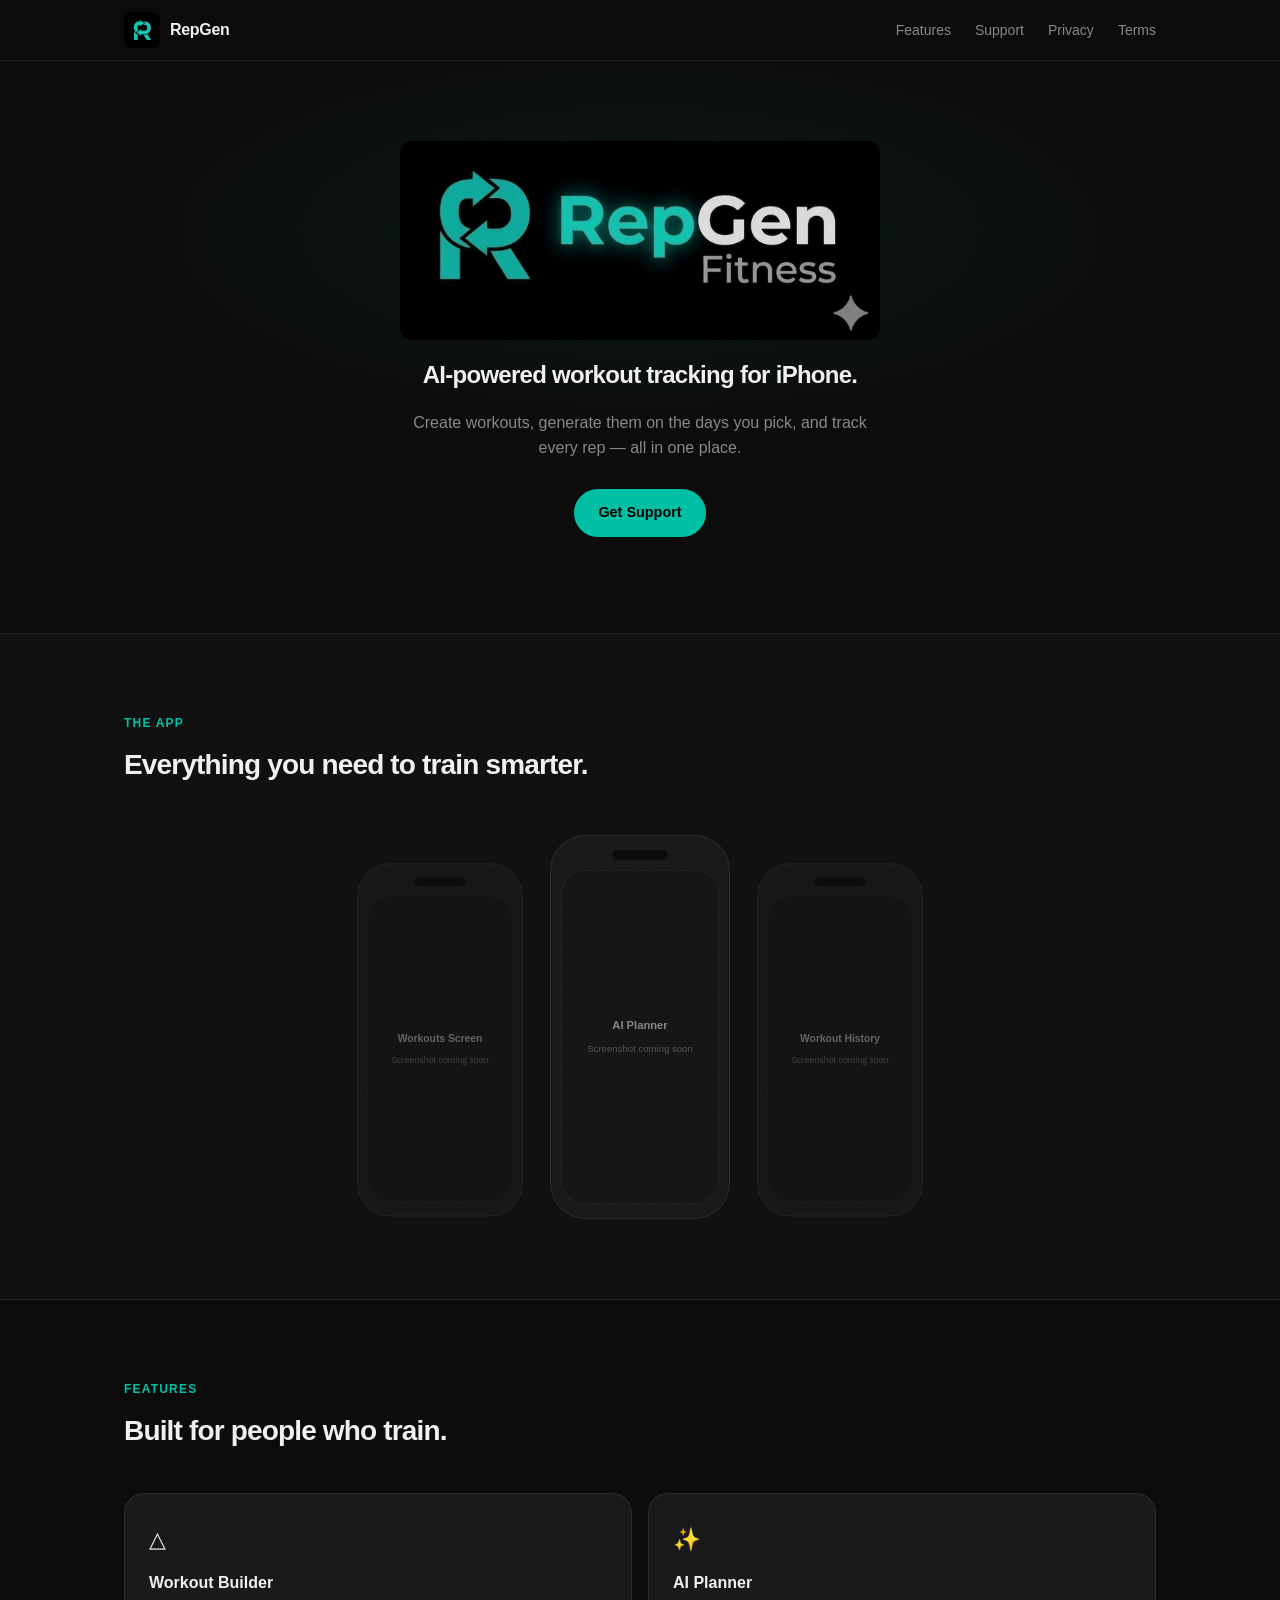
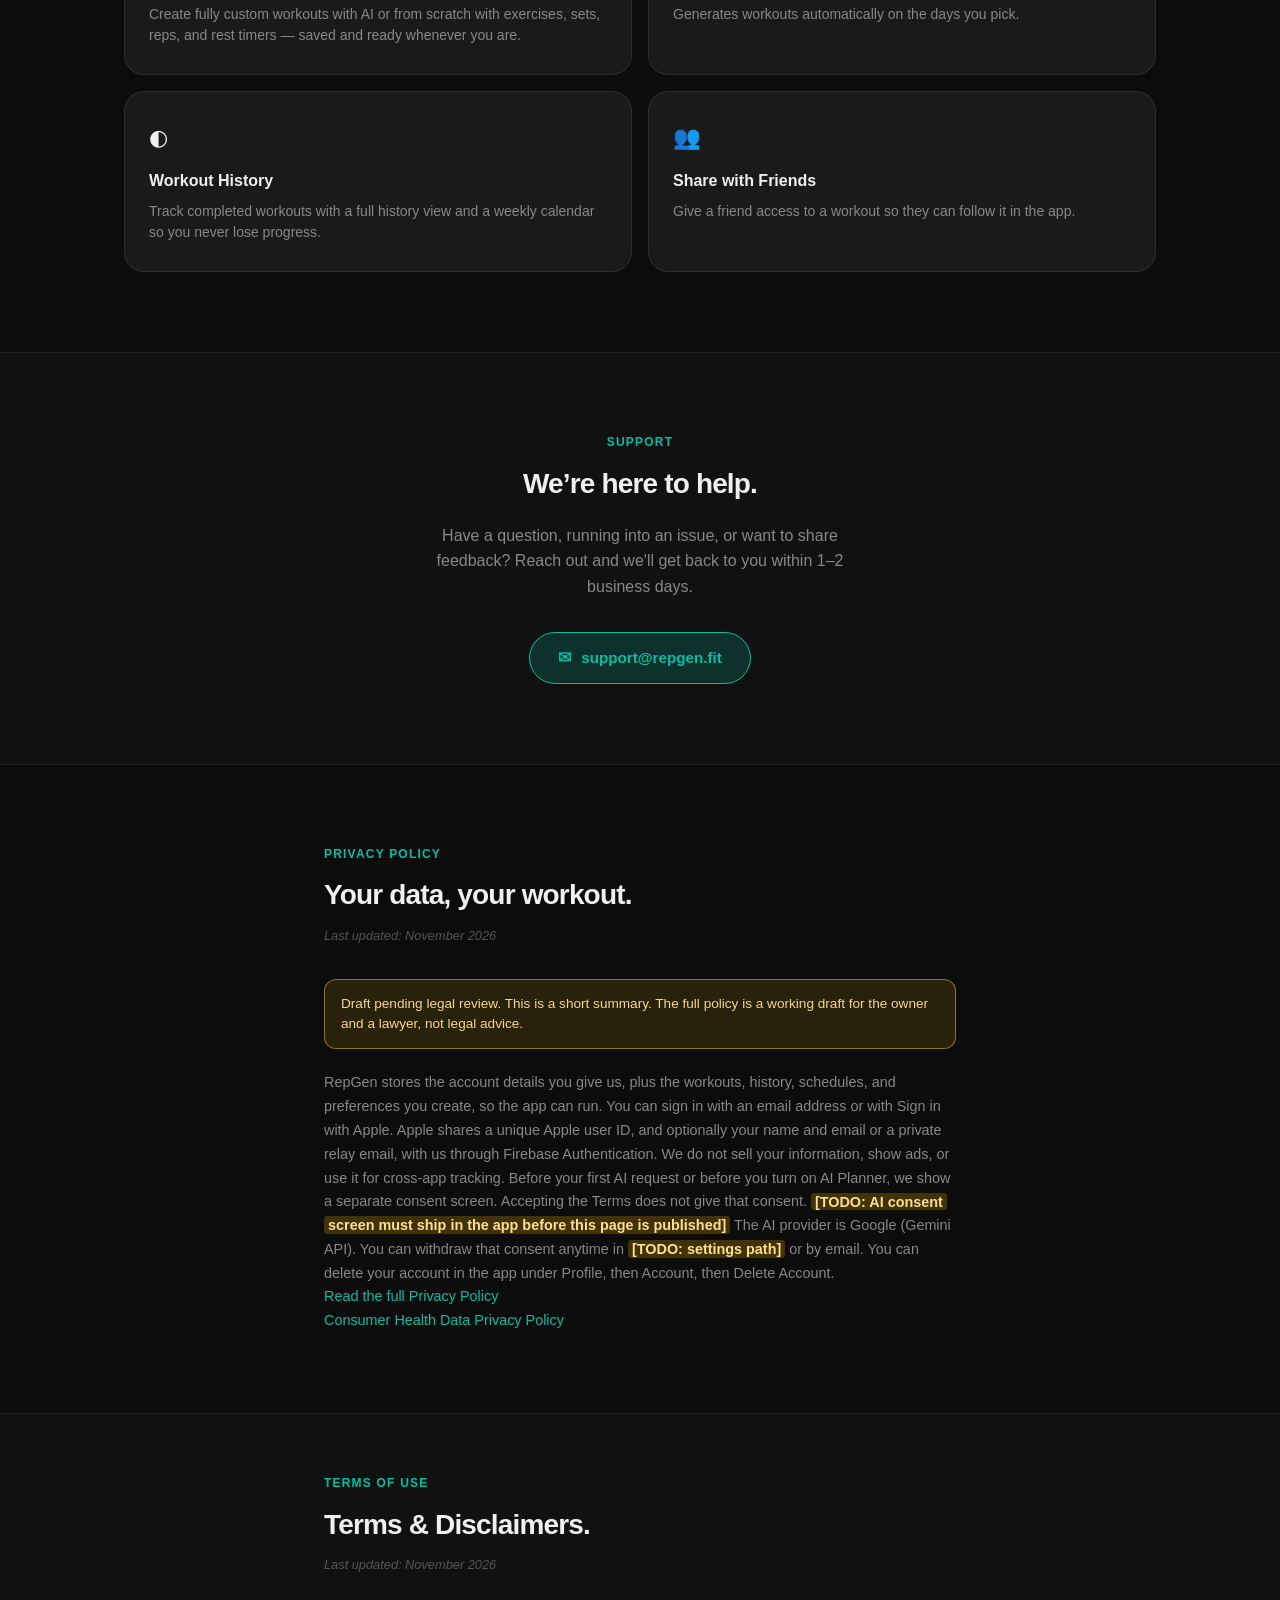
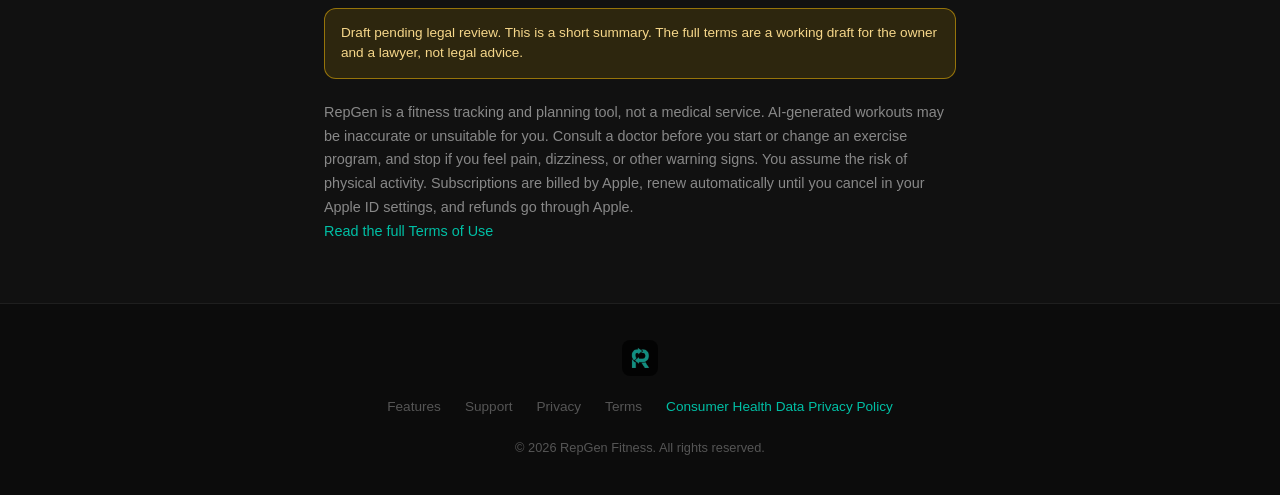
<file: index.html>
<!DOCTYPE html>
<!-- DRAFT PENDING LEGAL REVIEW. The privacy, terms, and consumer health sections are working drafts for the owner and counsel. Not legal advice and not a final policy. -->
<html lang="en">
<head>
  <meta charset="UTF-8">
  <meta name="viewport" content="width=device-width, initial-scale=1.0">
  <meta name="description" content="RepGen Fitness – AI-powered workout tracking for iPhone. Create, track, and plan your workouts.">
  <title>RepGen Fitness</title>
  <link rel="stylesheet" href="styles.css">
</head>
<body>

  <!-- NAV -->
  <nav class="nav" id="top">
    <div class="nav-inner">
      <a href="#top" class="nav-brand">
        <img src="assets/repgen_black.png" alt="RepGen" class="nav-logo">
        <span class="nav-name">RepGen</span>
      </a>
      <ul class="nav-links">
        <li><a href="#features">Features</a></li>
        <li><a href="#support">Support</a></li>
        <li><a href="privacy/">Privacy</a></li>
        <li><a href="terms/">Terms</a></li>
      </ul>
    </div>
  </nav>

  <!-- HERO -->
  <header class="hero">
    <div class="hero-inner">
      <img
        src="assets/repgen_black_large_1.png"
        alt="RepGen Fitness"
        class="hero-wordmark"
      >
      <p class="hero-tagline">AI-powered workout tracking for iPhone.</p>
      <p class="hero-sub">Create workouts, generate them on the days you pick, and track every rep — all in one place.</p>
      <a href="#support" class="btn-primary">Get Support</a>
    </div>
  </header>

  <main>

    <!-- SCREENSHOTS -->
    <section class="screenshots" id="screenshots">
      <div class="section-inner">
        <p class="section-label">The App</p>
        <h2>Everything you need to train smarter.</h2>
        <div class="phone-row">
          <div class="phone-frame">
            <div class="phone-island"></div>
            <div class="phone-screen">
              <p class="screenshot-placeholder">Workouts Screen</p>
              <p class="screenshot-hint">Screenshot coming soon</p>
            </div>
          </div>
          <div class="phone-frame phone-frame--center">
            <div class="phone-island"></div>
            <div class="phone-screen">
              <p class="screenshot-placeholder">AI Planner</p>
              <p class="screenshot-hint">Screenshot coming soon</p>
            </div>
          </div>
          <div class="phone-frame">
            <div class="phone-island"></div>
            <div class="phone-screen">
              <p class="screenshot-placeholder">Workout History</p>
              <p class="screenshot-hint">Screenshot coming soon</p>
            </div>
          </div>
        </div>
      </div>
    </section>

    <!-- FEATURES -->
    <section class="features" id="features">
      <div class="section-inner">
        <p class="section-label">Features</p>
        <h2>Built for people who train.</h2>
        <div class="feature-grid">
          <div class="feature-card">
            <span class="feature-icon">&#9651;</span>
            <h3>Workout Builder</h3>
            <p>Create fully custom workouts with AI or from scratch with exercises, sets, reps, and rest timers — saved and ready whenever you are.</p>
          </div>
          <div class="feature-card">
            <span class="feature-icon">&#10024;</span>
            <h3>AI Planner</h3>
            <p>Generates workouts automatically on the days you pick.</p>
          </div>
          <div class="feature-card">
            <span class="feature-icon">&#9680;</span>
            <h3>Workout History</h3>
            <p>Track completed workouts with a full history view and a weekly calendar so you never lose progress.</p>
          </div>
          <div class="feature-card">
            <span class="feature-icon">&#128101;</span>
            <h3>Share with Friends</h3>
            <p>Give a friend access to a workout so they can follow it in the app.</p>
          </div>
        </div>
      </div>
    </section>

    <!-- SUPPORT -->
    <section class="support" id="support">
      <div class="section-inner section-inner--narrow">
        <p class="section-label">Support</p>
        <h2>We&rsquo;re here to help.</h2>
        <p class="support-body">
          Have a question, running into an issue, or want to share feedback?
          Reach out and we'll get back to you within 1–2 business days.
        </p>
        <a href="mailto:support@repgen.fit" class="btn-email">
          <span class="btn-email-icon">&#9993;</span>
          support@repgen.fit
        </a>
      </div>
    </section>

    <!-- PRIVACY (anchor kept so existing #privacy links still land here) -->
    <section class="privacy" id="privacy">
      <div class="section-inner section-inner--narrow">
        <p class="section-label">Privacy Policy</p>
        <h2>Your data, your workout.</h2>
        <p class="privacy-updated"><em>Last updated: November 2026</em></p>

        <div class="policy-block">
          <p class="draft-banner">Draft pending legal review. This is a short summary. The full policy is a working draft for the owner and a lawyer, not legal advice.</p>
          <p>RepGen stores the account details you give us, plus the workouts, history, schedules, and preferences you create, so the app can run. You can sign in with an email address or with Sign in with Apple. Apple shares a unique Apple user ID, and optionally your name and email or a private relay email, with us through Firebase Authentication. We do not sell your information, show ads, or use it for cross-app tracking. Before your first AI request or before you turn on AI Planner, we show a separate consent screen. Accepting the Terms does not give that consent. <span class="todo">[TODO: AI consent screen must ship in the app before this page is published]</span> The AI provider is Google (Gemini API). You can withdraw that consent anytime in <span class="todo">[TODO: settings path]</span> or by email. You can delete your account in the app under Profile, then Account, then Delete Account.</p>
          <p><a href="privacy/">Read the full Privacy Policy</a></p>
          <p><a href="health-data/">Consumer Health Data Privacy Policy</a></p>
        </div>
      </div>
    </section>

    <!-- TERMS (anchor kept so existing #terms links still land here) -->
    <section class="terms" id="terms">
      <div class="section-inner section-inner--narrow">
        <p class="section-label">Terms of Use</p>
        <h2>Terms &amp; Disclaimers.</h2>
        <p class="privacy-updated"><em>Last updated: November 2026</em></p>
        <div class="policy-block">
          <p class="draft-banner">Draft pending legal review. This is a short summary. The full terms are a working draft for the owner and a lawyer, not legal advice.</p>
          <p>RepGen is a fitness tracking and planning tool, not a medical service. AI-generated workouts may be inaccurate or unsuitable for you. Consult a doctor before you start or change an exercise program, and stop if you feel pain, dizziness, or other warning signs. You assume the risk of physical activity. Subscriptions are billed by Apple, renew automatically until you cancel in your Apple ID settings, and refunds go through Apple.</p>
          <p><a href="terms/">Read the full Terms of Use</a></p>
        </div>
      </div>
    </section>

  </main>

  <!-- FOOTER -->
  <footer class="footer">
    <div class="footer-inner">
      <img src="assets/repgen_black.png" alt="RepGen" class="footer-logo">
      <nav class="footer-nav">
        <a href="#features">Features</a>
        <a href="#support">Support</a>
        <a href="privacy/">Privacy</a>
        <a href="terms/">Terms</a>
        <a class="footer-health" href="health-data/">Consumer Health Data Privacy Policy</a>
      </nav>
      <p class="footer-copy">&copy; 2026 RepGen Fitness. All rights reserved.</p>
    </div>
  </footer>

</body>
</html>
</file>
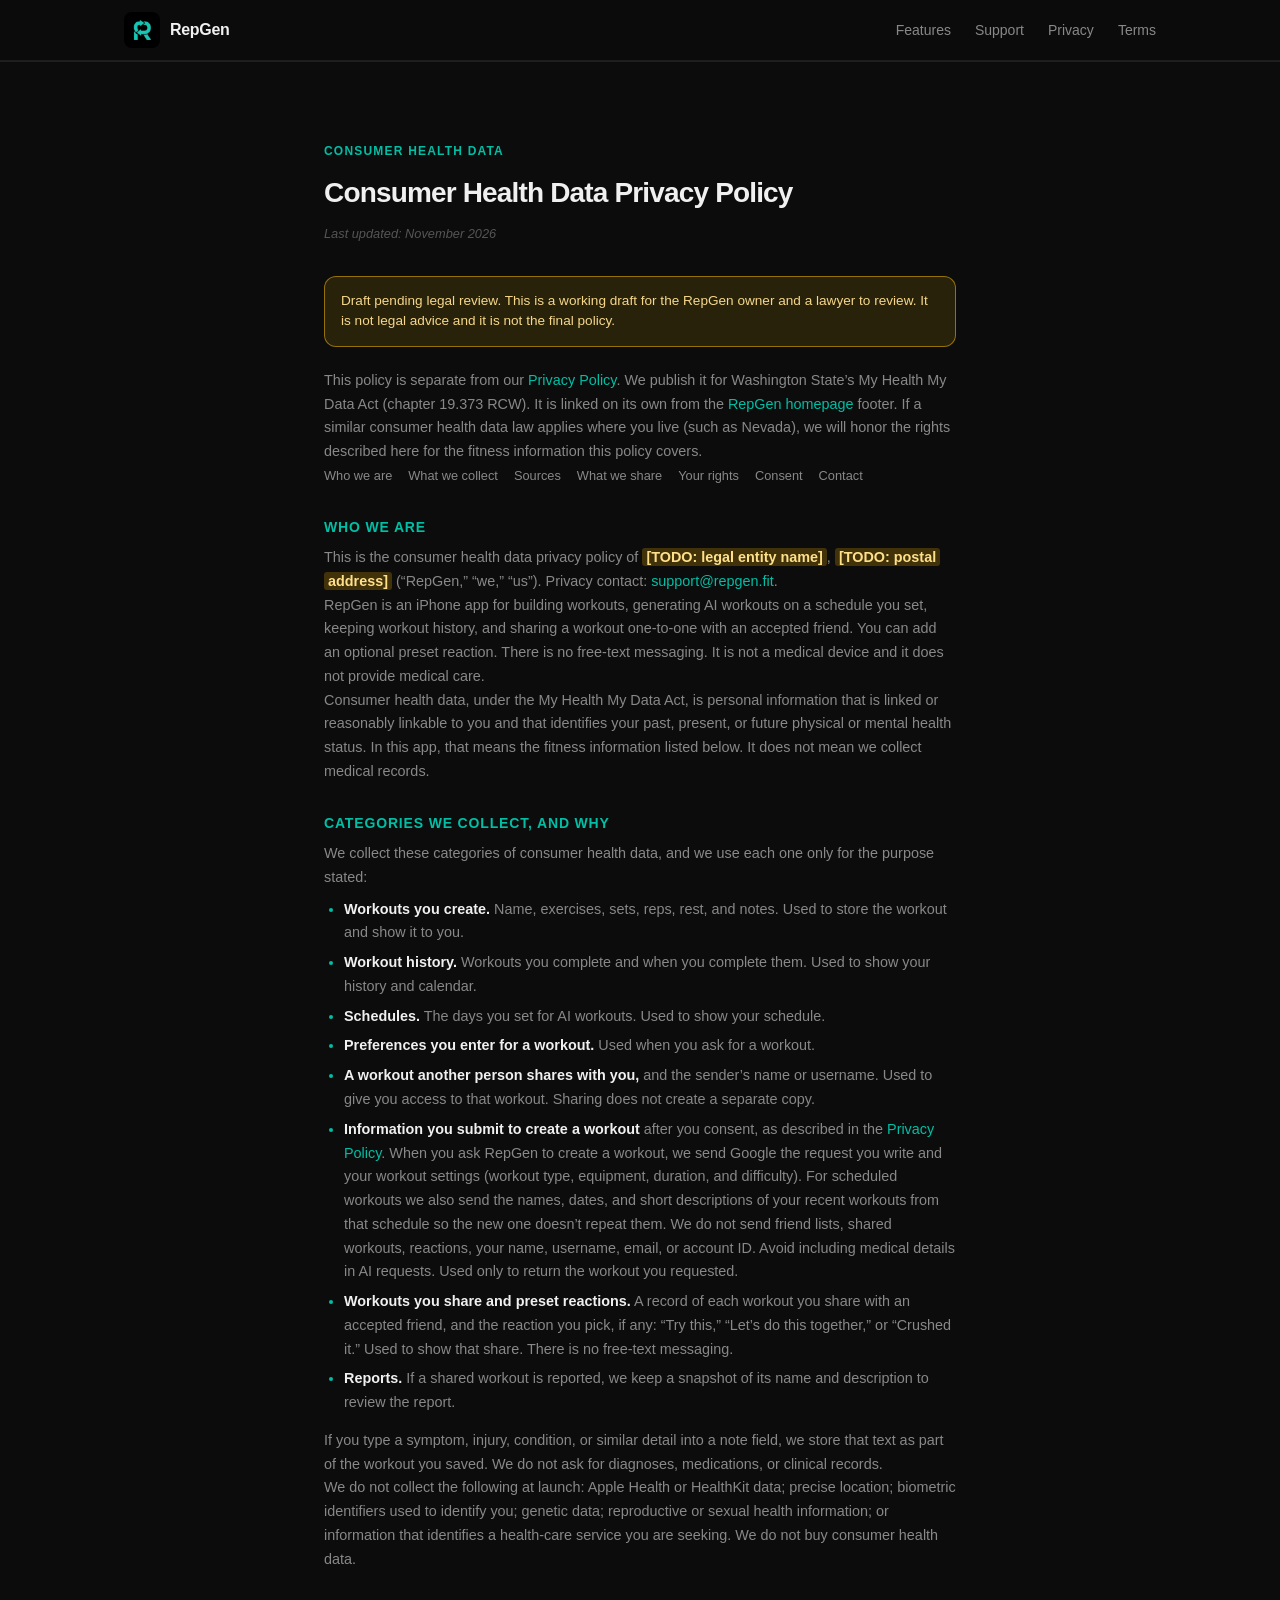
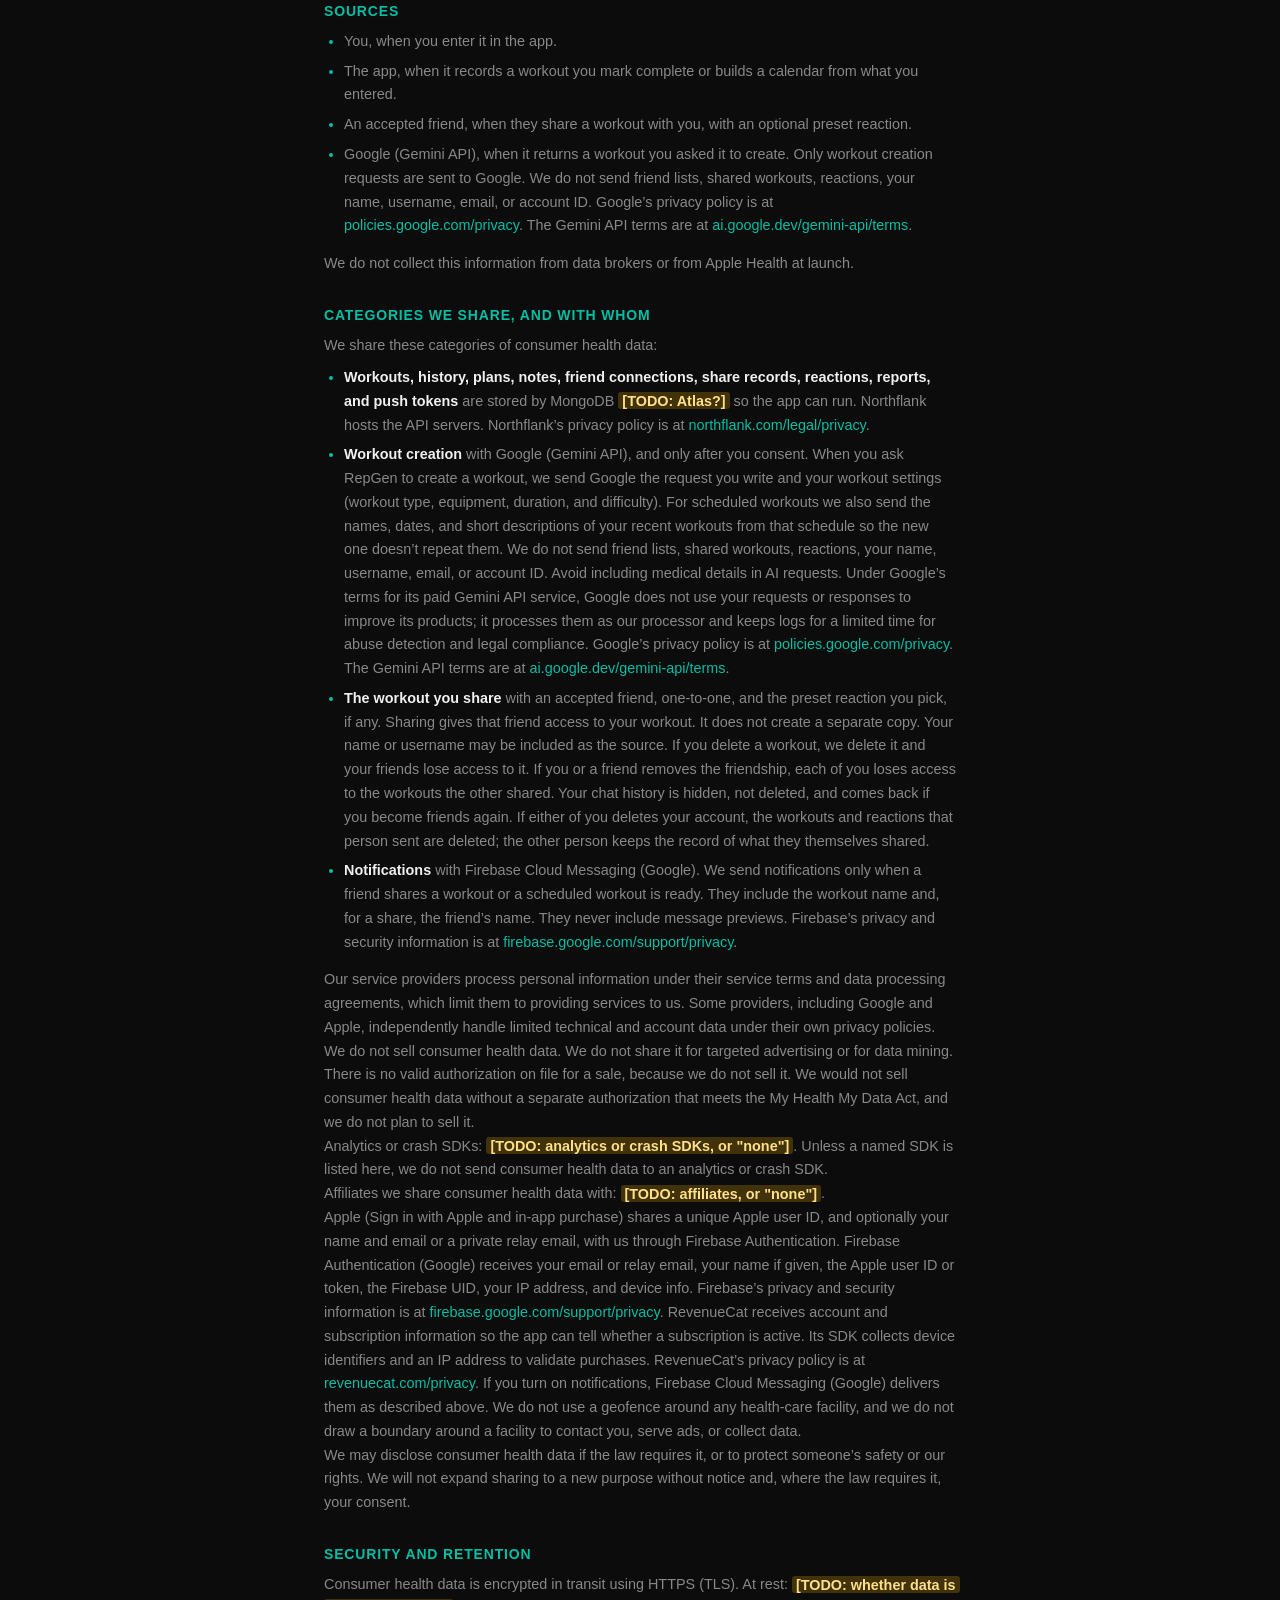
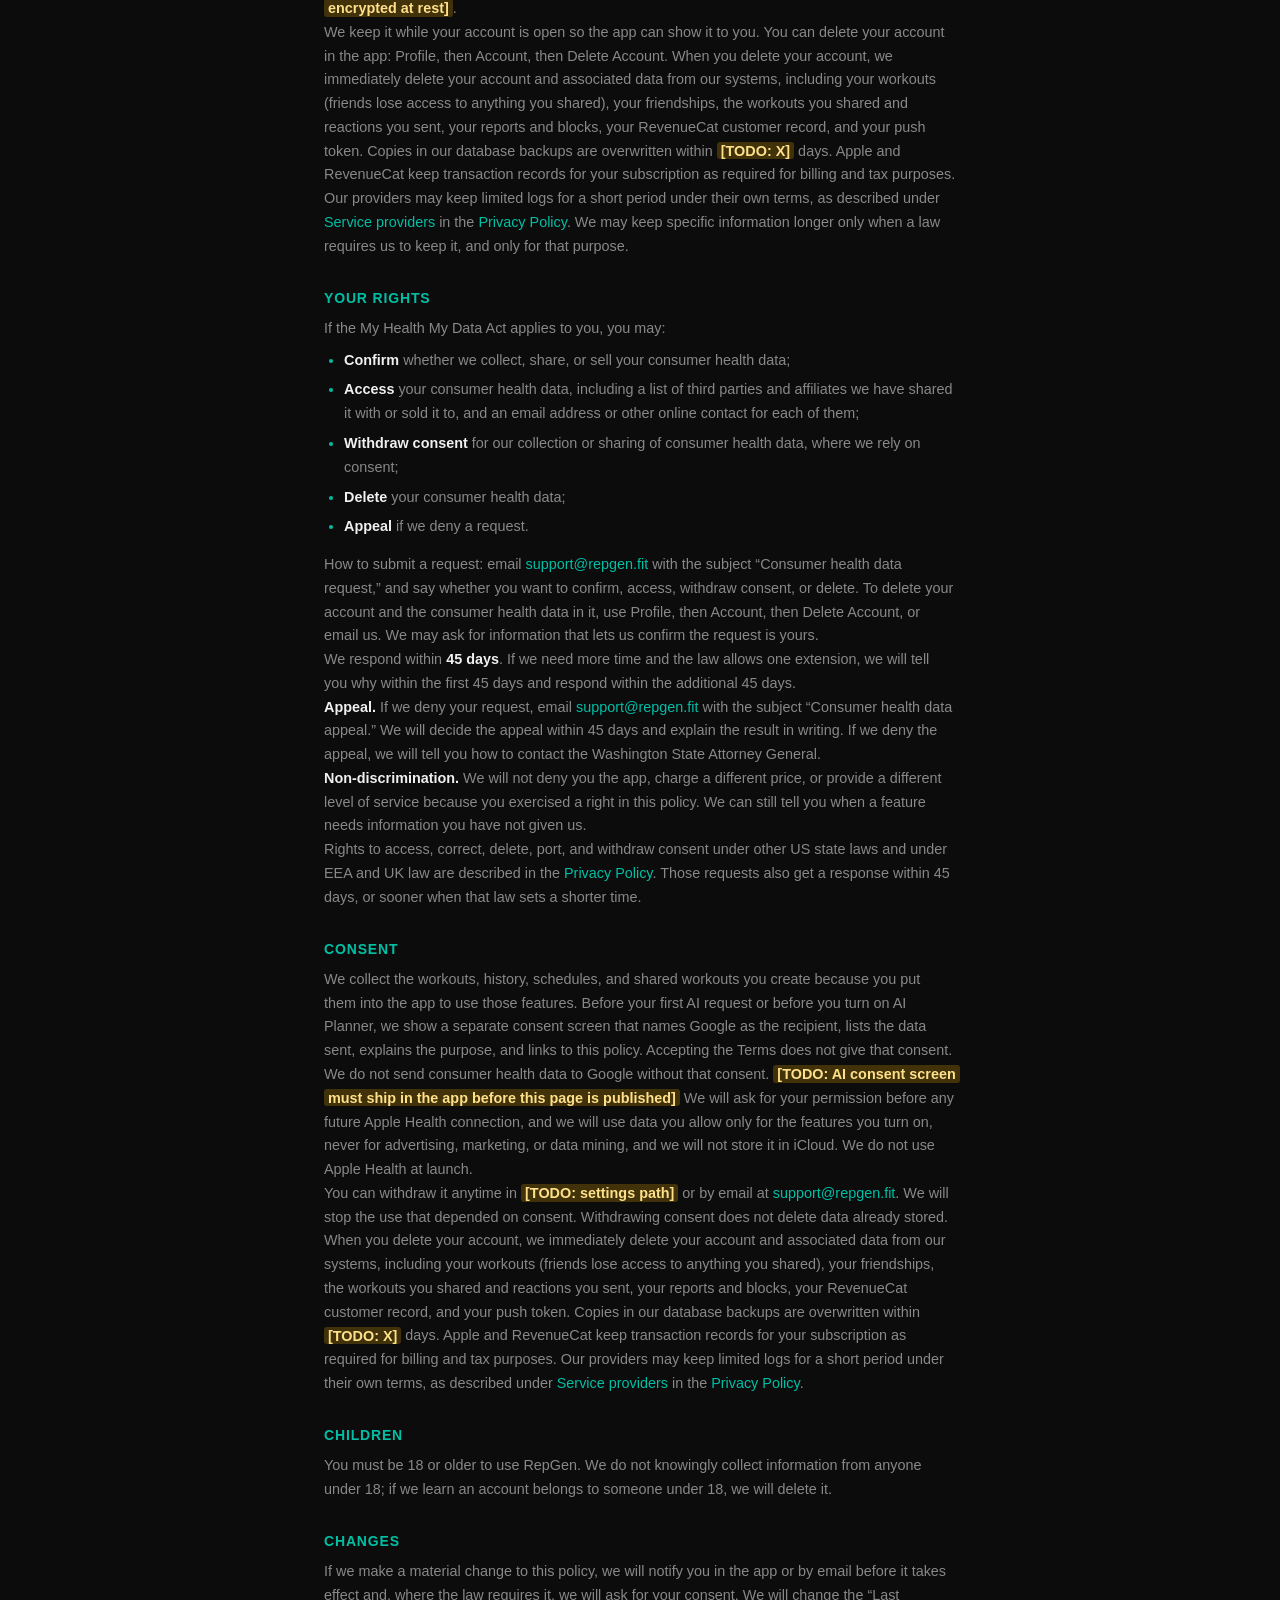
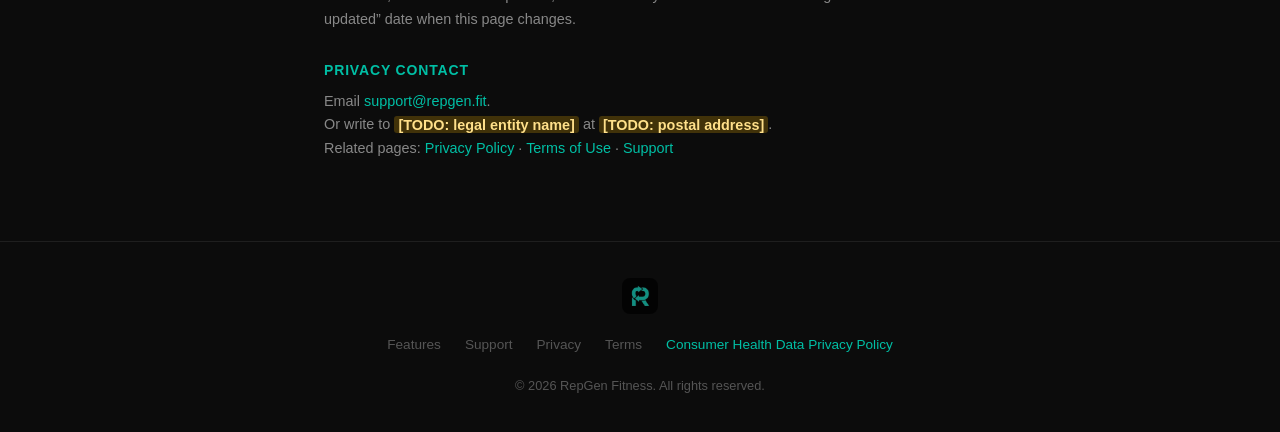
<file: health-data/index.html>
<!DOCTYPE html>
<!-- DRAFT PENDING LEGAL REVIEW. Working draft for the owner and counsel. Not legal advice and not a final policy. -->
<html lang="en">
<head>
  <meta charset="UTF-8">
  <meta name="viewport" content="width=device-width, initial-scale=1.0">
  <meta name="description" content="RepGen Fitness consumer health data privacy policy for Washington’s My Health My Data Act. Draft pending legal review.">
  <title>Consumer Health Data Privacy Policy — RepGen Fitness</title>
  <link rel="canonical" href="https://repgen.fit/health-data/">
  <link rel="stylesheet" href="../styles.css">
</head>
<body>

  <nav class="nav" id="top">
    <div class="nav-inner">
      <a href="../" class="nav-brand">
        <img src="../assets/repgen_black.png" alt="RepGen" class="nav-logo">
        <span class="nav-name">RepGen</span>
      </a>
      <ul class="nav-links">
        <li><a href="../#features">Features</a></li>
        <li><a href="../#support">Support</a></li>
        <li><a href="../privacy/">Privacy</a></li>
        <li><a href="../terms/">Terms</a></li>
      </ul>
    </div>
  </nav>

  <main>
    <section class="privacy legal-doc">
      <div class="section-inner section-inner--narrow">
        <p class="section-label">Consumer Health Data</p>
        <h1>Consumer Health Data Privacy Policy</h1>
        <p class="privacy-updated"><em>Last updated: November 2026</em></p>

        <div class="policy-block">
          <p class="draft-banner" role="note">Draft pending legal review. This is a working draft for the RepGen owner and a lawyer to review. It is not legal advice and it is not the final policy.</p>

          <p>This policy is separate from our <a href="../privacy/">Privacy Policy</a>. We publish it for Washington State’s My Health My Data Act (chapter 19.373 RCW). It is linked on its own from the <a href="../">RepGen homepage</a> footer. If a similar consumer health data law applies where you live (such as Nevada), we will honor the rights described here for the fitness information this policy covers.</p>

          <ul class="policy-jump">
            <li><a href="#who">Who we are</a></li>
            <li><a href="#categories">What we collect</a></li>
            <li><a href="#sources">Sources</a></li>
            <li><a href="#share">What we share</a></li>
            <li><a href="#rights">Your rights</a></li>
            <li><a href="#consent">Consent</a></li>
            <li><a href="#contact">Contact</a></li>
          </ul>

          <h2 id="who">Who we are</h2>
          <p>This is the consumer health data privacy policy of <span class="todo">[TODO: legal entity name]</span>, <span class="todo">[TODO: postal address]</span> (“RepGen,” “we,” “us”). Privacy contact: <a href="mailto:support@repgen.fit">support@repgen.fit</a>.</p>
          <p>RepGen is an iPhone app for building workouts, generating AI workouts on a schedule you set, keeping workout history, and sharing a workout one-to-one with an accepted friend. You can add an optional preset reaction. There is no free-text messaging. It is not a medical device and it does not provide medical care.</p>
          <p>Consumer health data, under the My Health My Data Act, is personal information that is linked or reasonably linkable to you and that identifies your past, present, or future physical or mental health status. In this app, that means the fitness information listed below. It does not mean we collect medical records.</p>

          <h2 id="categories">Categories we collect, and why</h2>
          <p>We collect these categories of consumer health data, and we use each one only for the purpose stated:</p>
          <ul>
            <li><strong>Workouts you create.</strong> Name, exercises, sets, reps, rest, and notes. Used to store the workout and show it to you.</li>
            <li><strong>Workout history.</strong> Workouts you complete and when you complete them. Used to show your history and calendar.</li>
            <li><strong>Schedules.</strong> The days you set for AI workouts. Used to show your schedule.</li>
            <li><strong>Preferences you enter for a workout.</strong> Used when you ask for a workout.</li>
            <li><strong>A workout another person shares with you,</strong> and the sender’s name or username. Used to give you access to that workout. Sharing does not create a separate copy.</li>
            <li><strong>Information you submit to create a workout</strong> after you consent, as described in the <a href="../privacy/#ai">Privacy Policy</a>. When you ask RepGen to create a workout, we send Google the request you write and your workout settings (workout type, equipment, duration, and difficulty). For scheduled workouts we also send the names, dates, and short descriptions of your recent workouts from that schedule so the new one doesn’t repeat them. We do not send friend lists, shared workouts, reactions, your name, username, email, or account ID. Avoid including medical details in AI requests. Used only to return the workout you requested.</li>
            <li><strong>Workouts you share and preset reactions.</strong> A record of each workout you share with an accepted friend, and the reaction you pick, if any: “Try this,” “Let’s do this together,” or “Crushed it.” Used to show that share. There is no free-text messaging.</li>
            <li><strong>Reports.</strong> If a shared workout is reported, we keep a snapshot of its name and description to review the report.</li>
          </ul>
          <p>If you type a symptom, injury, condition, or similar detail into a note field, we store that text as part of the workout you saved. We do not ask for diagnoses, medications, or clinical records.</p>
          <p>We do not collect the following at launch: Apple Health or HealthKit data; precise location; biometric identifiers used to identify you; genetic data; reproductive or sexual health information; or information that identifies a health-care service you are seeking. We do not buy consumer health data.</p>

          <h2 id="sources">Sources</h2>
          <ul>
            <li>You, when you enter it in the app.</li>
            <li>The app, when it records a workout you mark complete or builds a calendar from what you entered.</li>
            <li>An accepted friend, when they share a workout with you, with an optional preset reaction.</li>
            <li>Google (Gemini API), when it returns a workout you asked it to create. Only workout creation requests are sent to Google. We do not send friend lists, shared workouts, reactions, your name, username, email, or account ID. Google’s privacy policy is at <a href="https://policies.google.com/privacy">policies.google.com/privacy</a>. The Gemini API terms are at <a href="https://ai.google.dev/gemini-api/terms">ai.google.dev/gemini-api/terms</a>.</li>
          </ul>
          <p>We do not collect this information from data brokers or from Apple Health at launch.</p>

          <h2 id="share">Categories we share, and with whom</h2>
          <p>We share these categories of consumer health data:</p>
          <ul>
            <li><strong>Workouts, history, plans, notes, friend connections, share records, reactions, reports, and push tokens</strong> are stored by MongoDB <span class="todo">[TODO: Atlas?]</span> so the app can run. Northflank hosts the API servers. Northflank’s privacy policy is at <a href="https://northflank.com/legal/privacy">northflank.com/legal/privacy</a>.</li>
            <li><strong>Workout creation</strong> with Google (Gemini API), and only after you consent. When you ask RepGen to create a workout, we send Google the request you write and your workout settings (workout type, equipment, duration, and difficulty). For scheduled workouts we also send the names, dates, and short descriptions of your recent workouts from that schedule so the new one doesn’t repeat them. We do not send friend lists, shared workouts, reactions, your name, username, email, or account ID. Avoid including medical details in AI requests. Under Google’s terms for its paid Gemini API service, Google does not use your requests or responses to improve its products; it processes them as our processor and keeps logs for a limited time for abuse detection and legal compliance. Google’s privacy policy is at <a href="https://policies.google.com/privacy">policies.google.com/privacy</a>. The Gemini API terms are at <a href="https://ai.google.dev/gemini-api/terms">ai.google.dev/gemini-api/terms</a>.</li>
            <li><strong>The workout you share</strong> with an accepted friend, one-to-one, and the preset reaction you pick, if any. Sharing gives that friend access to your workout. It does not create a separate copy. Your name or username may be included as the source. If you delete a workout, we delete it and your friends lose access to it. If you or a friend removes the friendship, each of you loses access to the workouts the other shared. Your chat history is hidden, not deleted, and comes back if you become friends again. If either of you deletes your account, the workouts and reactions that person sent are deleted; the other person keeps the record of what they themselves shared.</li>
            <li><strong>Notifications</strong> with Firebase Cloud Messaging (Google). We send notifications only when a friend shares a workout or a scheduled workout is ready. They include the workout name and, for a share, the friend’s name. They never include message previews. Firebase’s privacy and security information is at <a href="https://firebase.google.com/support/privacy">firebase.google.com/support/privacy</a>.</li>
          </ul>
          <p>Our service providers process personal information under their service terms and data processing agreements, which limit them to providing services to us. Some providers, including Google and Apple, independently handle limited technical and account data under their own privacy policies.</p>
          <p>We do not sell consumer health data. We do not share it for targeted advertising or for data mining. There is no valid authorization on file for a sale, because we do not sell it. We would not sell consumer health data without a separate authorization that meets the My Health My Data Act, and we do not plan to sell it.</p>
          <p>Analytics or crash SDKs: <span class="todo">[TODO: analytics or crash SDKs, or "none"]</span>. Unless a named SDK is listed here, we do not send consumer health data to an analytics or crash SDK.</p>
          <p>Affiliates we share consumer health data with: <span class="todo">[TODO: affiliates, or "none"]</span>.</p>
          <p>Apple (Sign in with Apple and in-app purchase) shares a unique Apple user ID, and optionally your name and email or a private relay email, with us through Firebase Authentication. Firebase Authentication (Google) receives your email or relay email, your name if given, the Apple user ID or token, the Firebase UID, your IP address, and device info. Firebase’s privacy and security information is at <a href="https://firebase.google.com/support/privacy">firebase.google.com/support/privacy</a>. RevenueCat receives account and subscription information so the app can tell whether a subscription is active. Its SDK collects device identifiers and an IP address to validate purchases. RevenueCat’s privacy policy is at <a href="https://www.revenuecat.com/privacy">revenuecat.com/privacy</a>. If you turn on notifications, Firebase Cloud Messaging (Google) delivers them as described above. We do not use a geofence around any health-care facility, and we do not draw a boundary around a facility to contact you, serve ads, or collect data.</p>
          <p>We may disclose consumer health data if the law requires it, or to protect someone’s safety or our rights. We will not expand sharing to a new purpose without notice and, where the law requires it, your consent.</p>

          <h2 id="security">Security and retention</h2>
          <p>Consumer health data is encrypted in transit using HTTPS (TLS). At rest: <span class="todo">[TODO: whether data is encrypted at rest]</span>.</p>
          <p>We keep it while your account is open so the app can show it to you. You can delete your account in the app: Profile, then Account, then Delete Account. When you delete your account, we immediately delete your account and associated data from our systems, including your workouts (friends lose access to anything you shared), your friendships, the workouts you shared and reactions you sent, your reports and blocks, your RevenueCat customer record, and your push token. Copies in our database backups are overwritten within <span class="todo">[TODO: X]</span> days. Apple and RevenueCat keep transaction records for your subscription as required for billing and tax purposes. Our providers may keep limited logs for a short period under their own terms, as described under <a href="../privacy/#providers">Service providers</a> in the <a href="../privacy/">Privacy Policy</a>. We may keep specific information longer only when a law requires us to keep it, and only for that purpose.</p>

          <h2 id="rights">Your rights</h2>
          <p>If the My Health My Data Act applies to you, you may:</p>
          <ul>
            <li><strong>Confirm</strong> whether we collect, share, or sell your consumer health data;</li>
            <li><strong>Access</strong> your consumer health data, including a list of third parties and affiliates we have shared it with or sold it to, and an email address or other online contact for each of them;</li>
            <li><strong>Withdraw consent</strong> for our collection or sharing of consumer health data, where we rely on consent;</li>
            <li><strong>Delete</strong> your consumer health data;</li>
            <li><strong>Appeal</strong> if we deny a request.</li>
          </ul>
          <p>How to submit a request: email <a href="mailto:support@repgen.fit">support@repgen.fit</a> with the subject “Consumer health data request,” and say whether you want to confirm, access, withdraw consent, or delete. To delete your account and the consumer health data in it, use Profile, then Account, then Delete Account, or email us. We may ask for information that lets us confirm the request is yours.</p>
          <p>We respond within <strong>45 days</strong>. If we need more time and the law allows one extension, we will tell you why within the first 45 days and respond within the additional 45 days.</p>
          <p><strong>Appeal.</strong> If we deny your request, email <a href="mailto:support@repgen.fit">support@repgen.fit</a> with the subject “Consumer health data appeal.” We will decide the appeal within 45 days and explain the result in writing. If we deny the appeal, we will tell you how to contact the Washington State Attorney General.</p>
          <p><strong>Non-discrimination.</strong> We will not deny you the app, charge a different price, or provide a different level of service because you exercised a right in this policy. We can still tell you when a feature needs information you have not given us.</p>
          <p>Rights to access, correct, delete, port, and withdraw consent under other US state laws and under EEA and UK law are described in the <a href="../privacy/#rights">Privacy Policy</a>. Those requests also get a response within 45 days, or sooner when that law sets a shorter time.</p>

          <h2 id="consent">Consent</h2>
          <p>We collect the workouts, history, schedules, and shared workouts you create because you put them into the app to use those features. Before your first AI request or before you turn on AI Planner, we show a separate consent screen that names Google as the recipient, lists the data sent, explains the purpose, and links to this policy. Accepting the Terms does not give that consent. We do not send consumer health data to Google without that consent. <span class="todo">[TODO: AI consent screen must ship in the app before this page is published]</span> We will ask for your permission before any future Apple Health connection, and we will use data you allow only for the features you turn on, never for advertising, marketing, or data mining, and we will not store it in iCloud. We do not use Apple Health at launch.</p>
          <p>You can withdraw it anytime in <span class="todo">[TODO: settings path]</span> or by email at <a href="mailto:support@repgen.fit">support@repgen.fit</a>. We will stop the use that depended on consent. Withdrawing consent does not delete data already stored. When you delete your account, we immediately delete your account and associated data from our systems, including your workouts (friends lose access to anything you shared), your friendships, the workouts you shared and reactions you sent, your reports and blocks, your RevenueCat customer record, and your push token. Copies in our database backups are overwritten within <span class="todo">[TODO: X]</span> days. Apple and RevenueCat keep transaction records for your subscription as required for billing and tax purposes. Our providers may keep limited logs for a short period under their own terms, as described under <a href="../privacy/#providers">Service providers</a> in the <a href="../privacy/">Privacy Policy</a>.</p>

          <h2 id="children">Children</h2>
          <p>You must be 18 or older to use RepGen. We do not knowingly collect information from anyone under 18; if we learn an account belongs to someone under 18, we will delete it.</p>

          <h2 id="changes">Changes</h2>
          <p>If we make a material change to this policy, we will notify you in the app or by email before it takes effect and, where the law requires it, we will ask for your consent. We will change the “Last updated” date when this page changes.</p>

          <h2 id="contact">Privacy contact</h2>
          <p>Email <a href="mailto:support@repgen.fit">support@repgen.fit</a>.</p>
          <p>Or write to <span class="todo">[TODO: legal entity name]</span> at <span class="todo">[TODO: postal address]</span>.</p>
          <p>Related pages: <a href="../privacy/">Privacy Policy</a> · <a href="../terms/">Terms of Use</a> · <a href="../#support">Support</a></p>
        </div>
      </div>
    </section>
  </main>

  <footer class="footer">
    <div class="footer-inner">
      <img src="../assets/repgen_black.png" alt="RepGen" class="footer-logo">
      <nav class="footer-nav" aria-label="Footer">
        <a href="../#features">Features</a>
        <a href="../#support">Support</a>
        <a href="../privacy/">Privacy</a>
        <a href="../terms/">Terms</a>
        <a class="footer-health" href="../health-data/" aria-current="page">Consumer Health Data Privacy Policy</a>
      </nav>
      <p class="footer-copy">&copy; 2026 RepGen Fitness. All rights reserved.</p>
    </div>
  </footer>

</body>
</html>
</file>
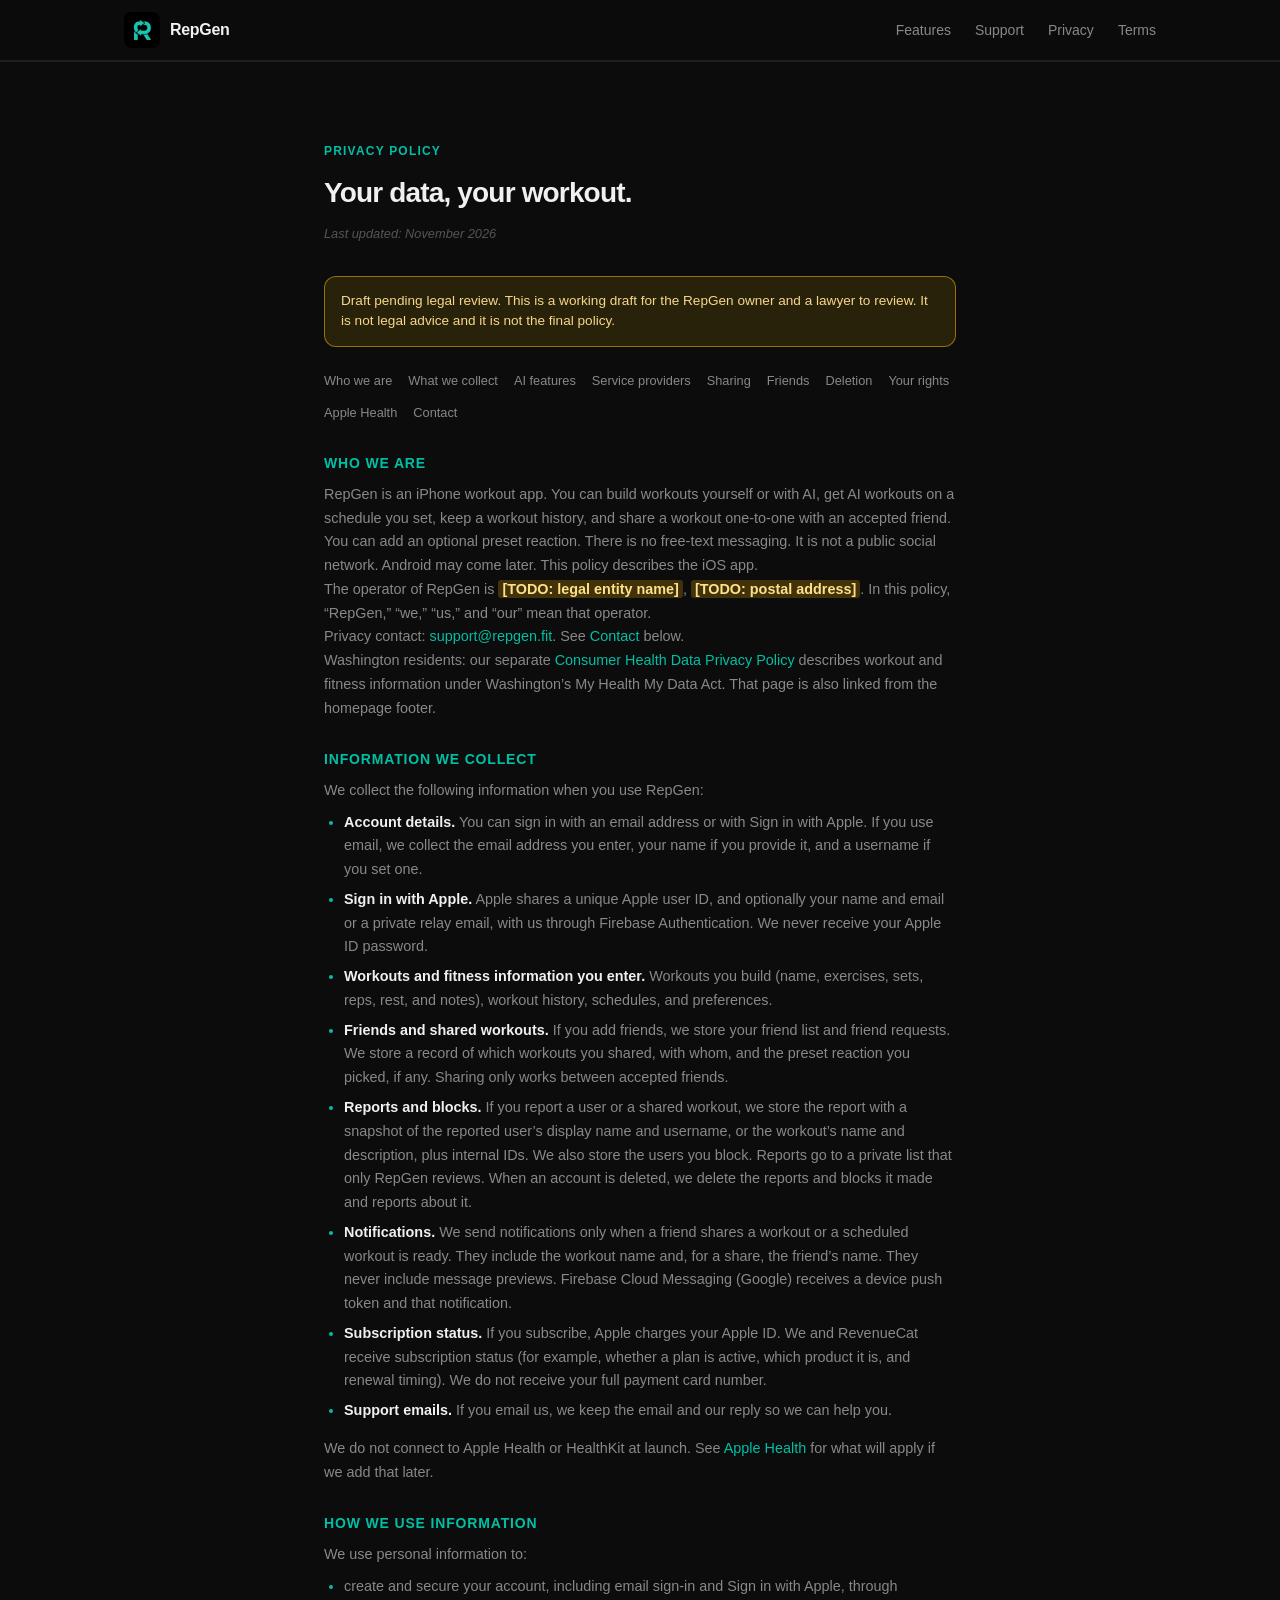
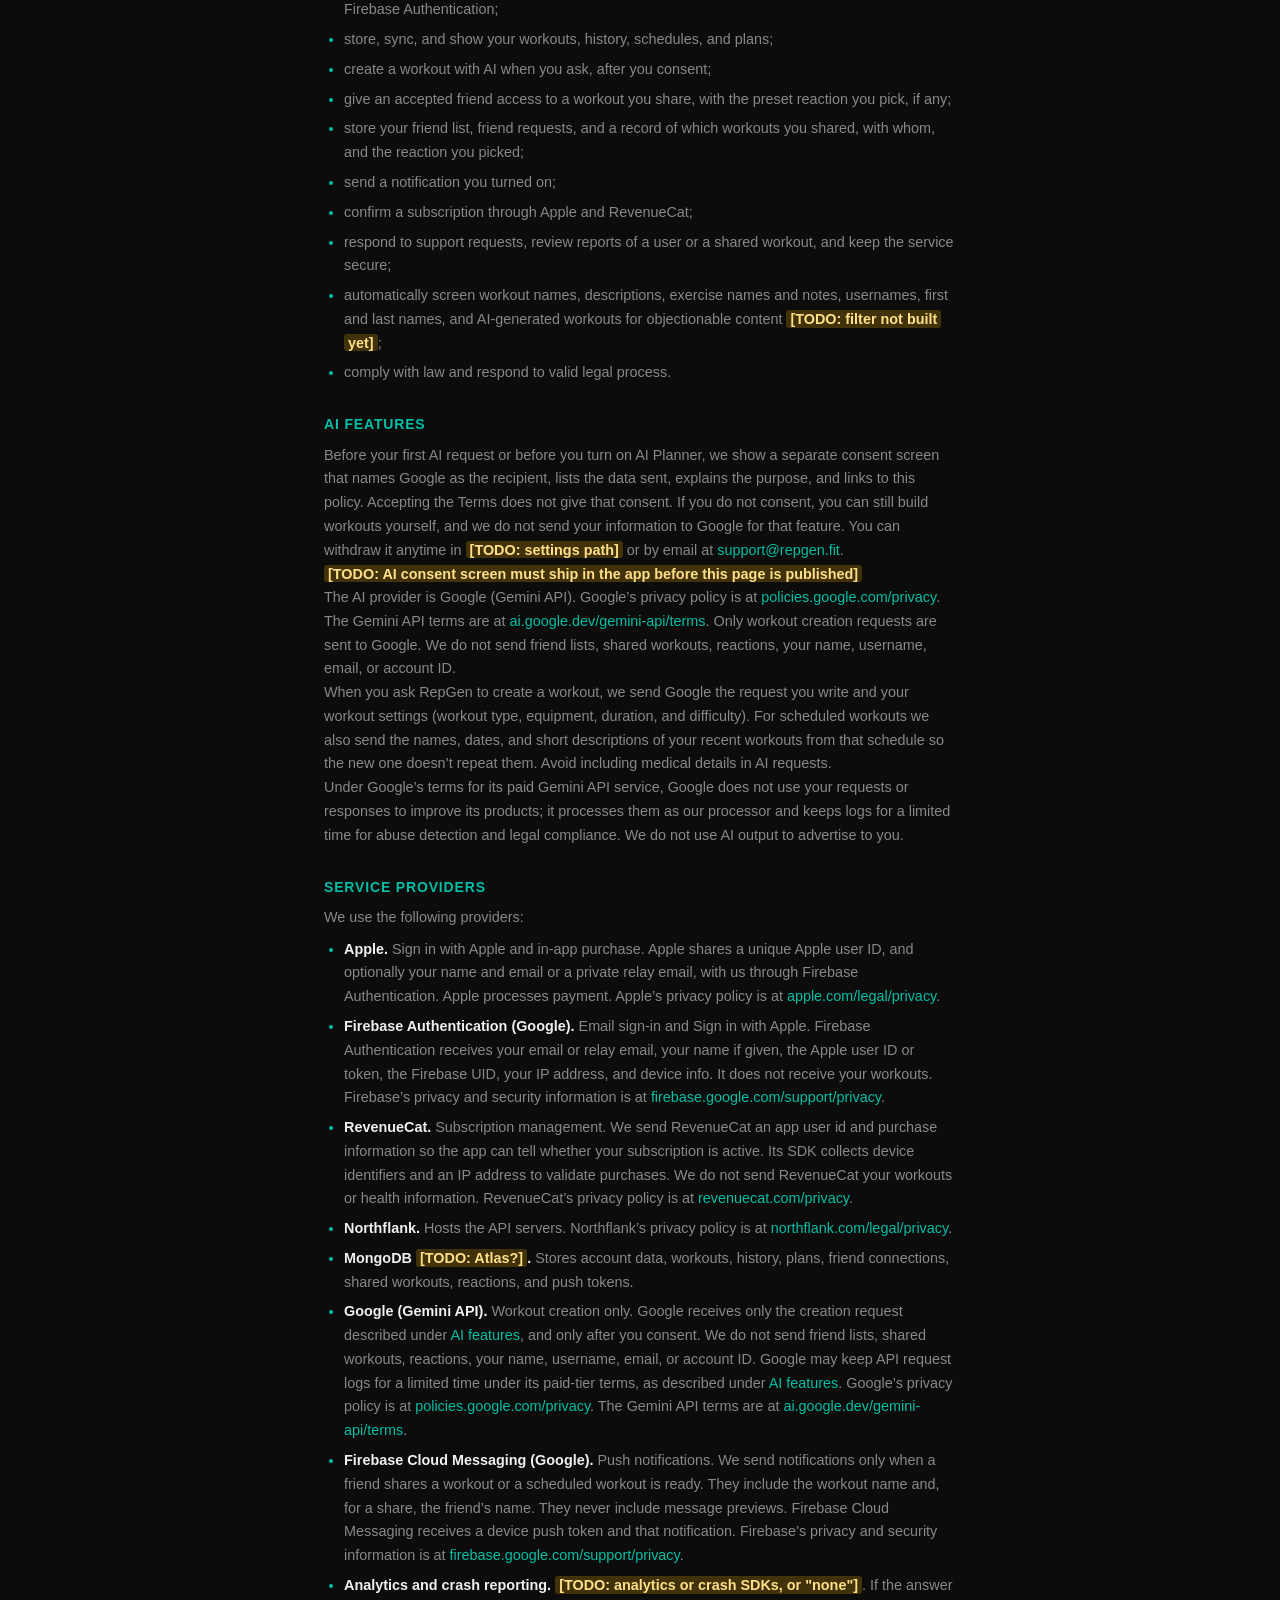
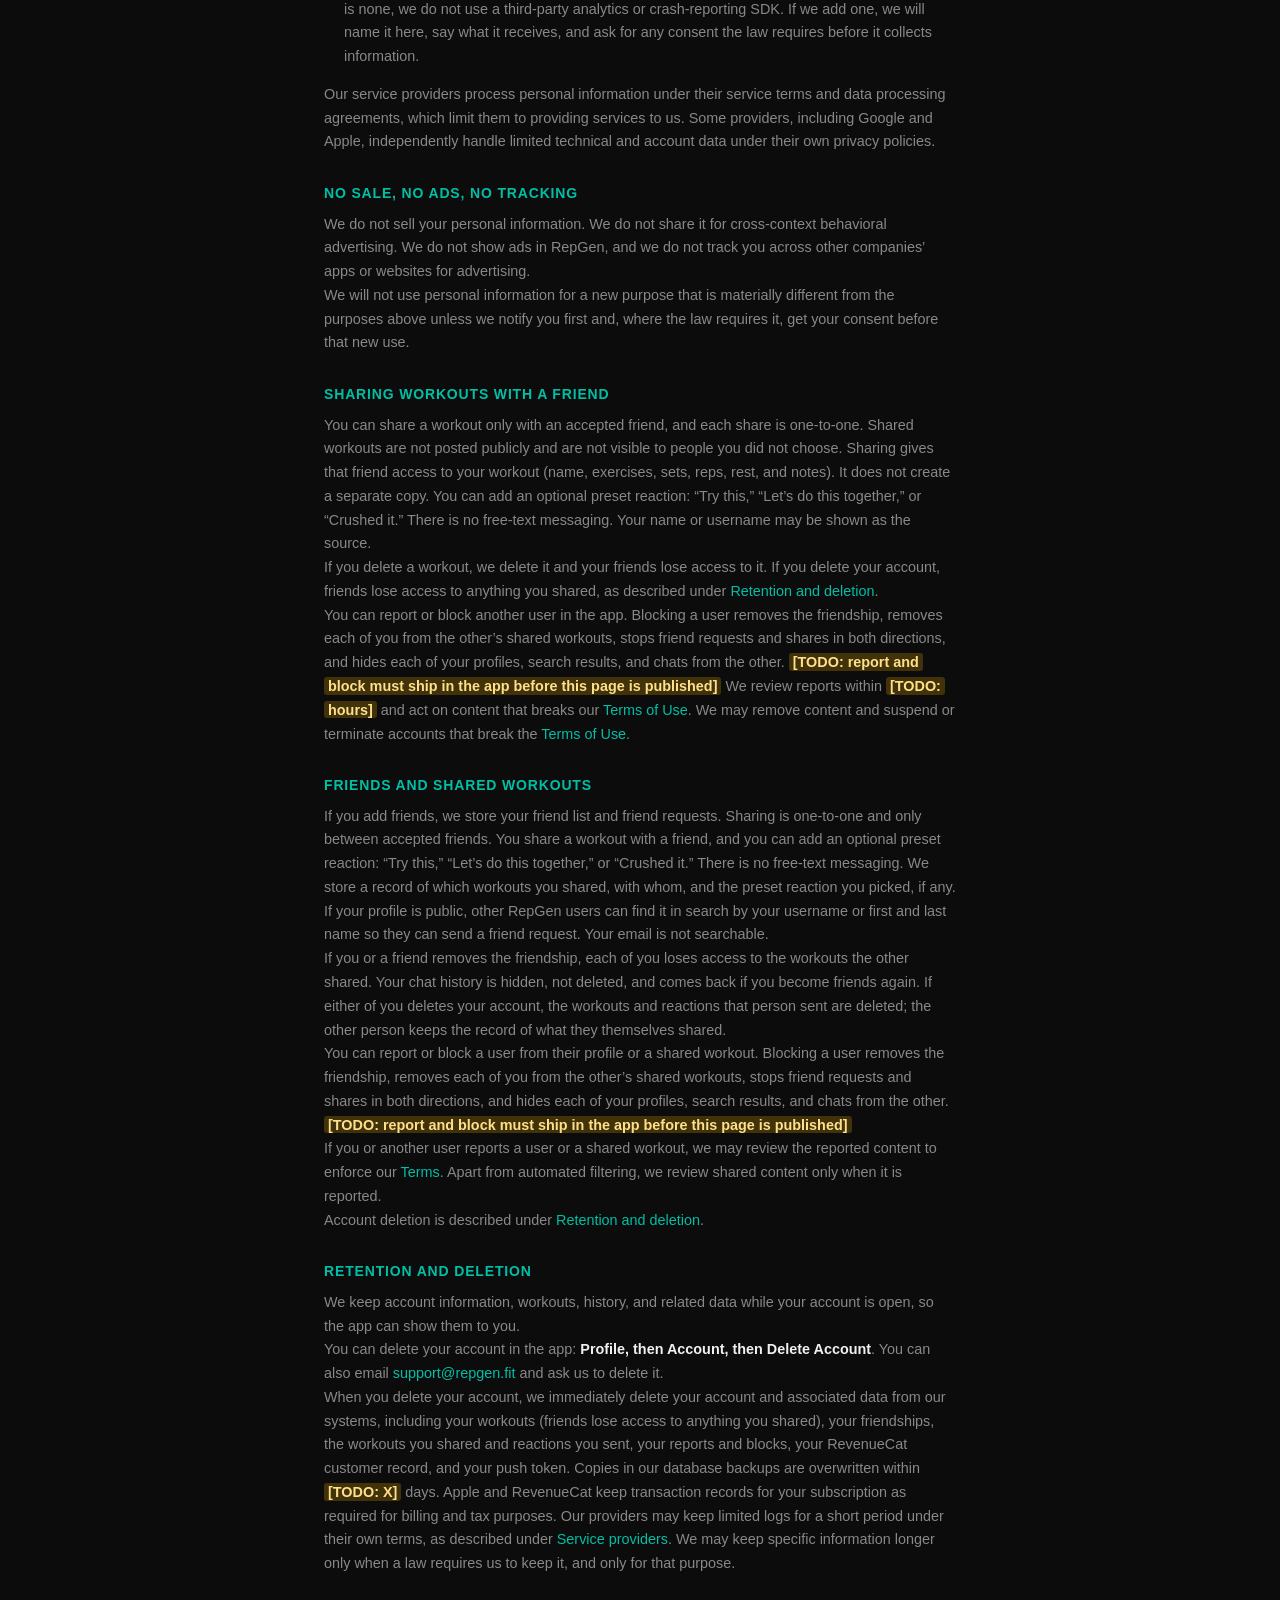
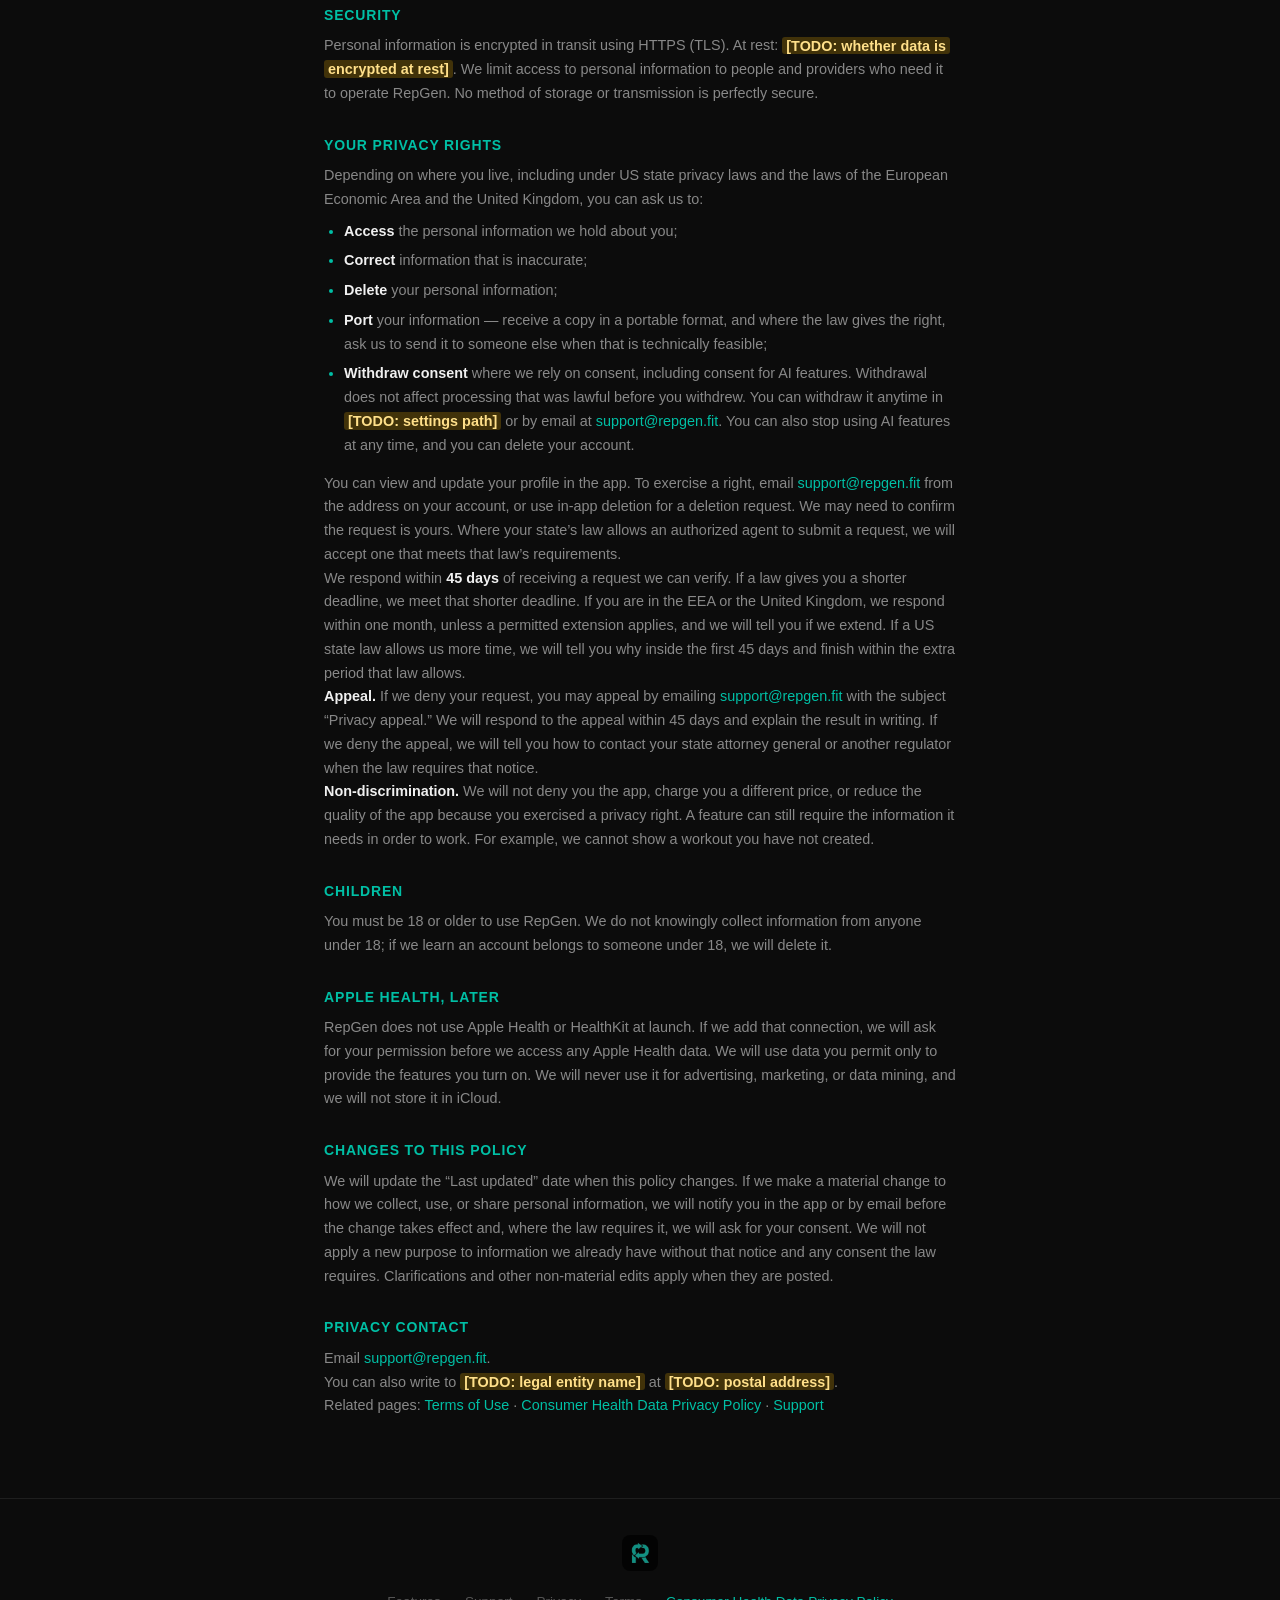
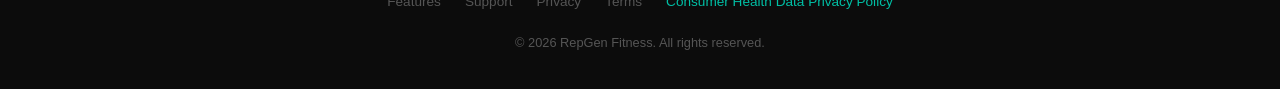
<file: privacy/index.html>
<!DOCTYPE html>
<!-- DRAFT PENDING LEGAL REVIEW. Working draft for the owner and counsel. Not legal advice and not a final policy. -->
<html lang="en">
<head>
  <meta charset="UTF-8">
  <meta name="viewport" content="width=device-width, initial-scale=1.0">
  <meta name="description" content="RepGen Fitness privacy policy. Draft pending legal review.">
  <title>Privacy Policy — RepGen Fitness</title>
  <link rel="canonical" href="https://repgen.fit/privacy/">
  <link rel="stylesheet" href="../styles.css">
</head>
<body>

  <nav class="nav" id="top">
    <div class="nav-inner">
      <a href="../" class="nav-brand">
        <img src="../assets/repgen_black.png" alt="RepGen" class="nav-logo">
        <span class="nav-name">RepGen</span>
      </a>
      <ul class="nav-links">
        <li><a href="../#features">Features</a></li>
        <li><a href="../#support">Support</a></li>
        <li><a href="../privacy/" aria-current="page">Privacy</a></li>
        <li><a href="../terms/">Terms</a></li>
      </ul>
    </div>
  </nav>

  <main>
    <section class="privacy legal-doc">
      <div class="section-inner section-inner--narrow">
        <p class="section-label">Privacy Policy</p>
        <h1>Your data, your workout.</h1>
        <p class="privacy-updated"><em>Last updated: November 2026</em></p>

        <div class="policy-block">
          <p class="draft-banner" role="note">Draft pending legal review. This is a working draft for the RepGen owner and a lawyer to review. It is not legal advice and it is not the final policy.</p>

          <ul class="policy-jump">
            <li><a href="#who">Who we are</a></li>
            <li><a href="#collect">What we collect</a></li>
            <li><a href="#ai">AI features</a></li>
            <li><a href="#providers">Service providers</a></li>
            <li><a href="#sharing">Sharing</a></li>
            <li><a href="#friends">Friends</a></li>
            <li><a href="#retention">Deletion</a></li>
            <li><a href="#rights">Your rights</a></li>
            <li><a href="#healthkit">Apple Health</a></li>
            <li><a href="#contact">Contact</a></li>
          </ul>

          <h2 id="who">Who we are</h2>
          <p>RepGen is an iPhone workout app. You can build workouts yourself or with AI, get AI workouts on a schedule you set, keep a workout history, and share a workout one-to-one with an accepted friend. You can add an optional preset reaction. There is no free-text messaging. It is not a public social network. Android may come later. This policy describes the iOS app.</p>
          <p>The operator of RepGen is <span class="todo">[TODO: legal entity name]</span>, <span class="todo">[TODO: postal address]</span>. In this policy, “RepGen,” “we,” “us,” and “our” mean that operator.</p>
          <p>Privacy contact: <a href="mailto:support@repgen.fit">support@repgen.fit</a>. See <a href="#contact">Contact</a> below.</p>
          <p>Washington residents: our separate <a href="../health-data/">Consumer Health Data Privacy Policy</a> describes workout and fitness information under Washington’s My Health My Data Act. That page is also linked from the homepage footer.</p>

          <h2 id="collect">Information we collect</h2>
          <p>We collect the following information when you use RepGen:</p>
          <ul>
            <li><strong>Account details.</strong> You can sign in with an email address or with Sign in with Apple. If you use email, we collect the email address you enter, your name if you provide it, and a username if you set one.</li>
            <li><strong>Sign in with Apple.</strong> Apple shares a unique Apple user ID, and optionally your name and email or a private relay email, with us through Firebase Authentication. We never receive your Apple ID password.</li>
            <li><strong>Workouts and fitness information you enter.</strong> Workouts you build (name, exercises, sets, reps, rest, and notes), workout history, schedules, and preferences.</li>
            <li><strong>Friends and shared workouts.</strong> If you add friends, we store your friend list and friend requests. We store a record of which workouts you shared, with whom, and the preset reaction you picked, if any. Sharing only works between accepted friends.</li>
            <li><strong>Reports and blocks.</strong> If you report a user or a shared workout, we store the report with a snapshot of the reported user’s display name and username, or the workout’s name and description, plus internal IDs. We also store the users you block. Reports go to a private list that only RepGen reviews. When an account is deleted, we delete the reports and blocks it made and reports about it.</li>
            <li><strong>Notifications.</strong> We send notifications only when a friend shares a workout or a scheduled workout is ready. They include the workout name and, for a share, the friend’s name. They never include message previews. Firebase Cloud Messaging (Google) receives a device push token and that notification.</li>
            <li><strong>Subscription status.</strong> If you subscribe, Apple charges your Apple ID. We and RevenueCat receive subscription status (for example, whether a plan is active, which product it is, and renewal timing). We do not receive your full payment card number.</li>
            <li><strong>Support emails.</strong> If you email us, we keep the email and our reply so we can help you.</li>
          </ul>
          <p>We do not connect to Apple Health or HealthKit at launch. See <a href="#healthkit">Apple Health</a> for what will apply if we add that later.</p>

          <h2 id="use">How we use information</h2>
          <p>We use personal information to:</p>
          <ul>
            <li>create and secure your account, including email sign-in and Sign in with Apple, through Firebase Authentication;</li>
            <li>store, sync, and show your workouts, history, schedules, and plans;</li>
            <li>create a workout with AI when you ask, after you consent;</li>
            <li>give an accepted friend access to a workout you share, with the preset reaction you pick, if any;</li>
            <li>store your friend list, friend requests, and a record of which workouts you shared, with whom, and the reaction you picked;</li>
            <li>send a notification you turned on;</li>
            <li>confirm a subscription through Apple and RevenueCat;</li>
            <li>respond to support requests, review reports of a user or a shared workout, and keep the service secure;</li>
            <li>automatically screen workout names, descriptions, exercise names and notes, usernames, first and last names, and AI-generated workouts for objectionable content <span class="todo">[TODO: filter not built yet]</span>;</li>
            <li>comply with law and respond to valid legal process.</li>
          </ul>

          <h2 id="ai">AI features</h2>
          <p>Before your first AI request or before you turn on AI Planner, we show a separate consent screen that names Google as the recipient, lists the data sent, explains the purpose, and links to this policy. Accepting the Terms does not give that consent. If you do not consent, you can still build workouts yourself, and we do not send your information to Google for that feature. You can withdraw it anytime in <span class="todo">[TODO: settings path]</span> or by email at <a href="mailto:support@repgen.fit">support@repgen.fit</a>.</p>
          <p><span class="todo">[TODO: AI consent screen must ship in the app before this page is published]</span></p>
          <p>The AI provider is Google (Gemini API). Google’s privacy policy is at <a href="https://policies.google.com/privacy">policies.google.com/privacy</a>. The Gemini API terms are at <a href="https://ai.google.dev/gemini-api/terms">ai.google.dev/gemini-api/terms</a>. Only workout creation requests are sent to Google. We do not send friend lists, shared workouts, reactions, your name, username, email, or account ID.</p>
          <p>When you ask RepGen to create a workout, we send Google the request you write and your workout settings (workout type, equipment, duration, and difficulty). For scheduled workouts we also send the names, dates, and short descriptions of your recent workouts from that schedule so the new one doesn’t repeat them. Avoid including medical details in AI requests.</p>
          <p>Under Google’s terms for its paid Gemini API service, Google does not use your requests or responses to improve its products; it processes them as our processor and keeps logs for a limited time for abuse detection and legal compliance. We do not use AI output to advertise to you.</p>

          <h2 id="providers">Service providers</h2>
          <p>We use the following providers:</p>
          <ul>
            <li><strong>Apple.</strong> Sign in with Apple and in-app purchase. Apple shares a unique Apple user ID, and optionally your name and email or a private relay email, with us through Firebase Authentication. Apple processes payment. Apple’s privacy policy is at <a href="https://www.apple.com/legal/privacy/">apple.com/legal/privacy</a>.</li>
            <li><strong>Firebase Authentication (Google).</strong> Email sign-in and Sign in with Apple. Firebase Authentication receives your email or relay email, your name if given, the Apple user ID or token, the Firebase UID, your IP address, and device info. It does not receive your workouts. Firebase’s privacy and security information is at <a href="https://firebase.google.com/support/privacy">firebase.google.com/support/privacy</a>.</li>
            <li><strong>RevenueCat.</strong> Subscription management. We send RevenueCat an app user id and purchase information so the app can tell whether your subscription is active. Its SDK collects device identifiers and an IP address to validate purchases. We do not send RevenueCat your workouts or health information. RevenueCat’s privacy policy is at <a href="https://www.revenuecat.com/privacy">revenuecat.com/privacy</a>.</li>
            <li><strong>Northflank.</strong> Hosts the API servers. Northflank’s privacy policy is at <a href="https://northflank.com/legal/privacy">northflank.com/legal/privacy</a>.</li>
            <li><strong>MongoDB <span class="todo">[TODO: Atlas?]</span>.</strong> Stores account data, workouts, history, plans, friend connections, shared workouts, reactions, and push tokens.</li>
            <li><strong>Google (Gemini API).</strong> Workout creation only. Google receives only the creation request described under <a href="#ai">AI features</a>, and only after you consent. We do not send friend lists, shared workouts, reactions, your name, username, email, or account ID. Google may keep API request logs for a limited time under its paid-tier terms, as described under <a href="#ai">AI features</a>. Google’s privacy policy is at <a href="https://policies.google.com/privacy">policies.google.com/privacy</a>. The Gemini API terms are at <a href="https://ai.google.dev/gemini-api/terms">ai.google.dev/gemini-api/terms</a>.</li>
            <li><strong>Firebase Cloud Messaging (Google).</strong> Push notifications. We send notifications only when a friend shares a workout or a scheduled workout is ready. They include the workout name and, for a share, the friend’s name. They never include message previews. Firebase Cloud Messaging receives a device push token and that notification. Firebase’s privacy and security information is at <a href="https://firebase.google.com/support/privacy">firebase.google.com/support/privacy</a>.</li>
            <li><strong>Analytics and crash reporting.</strong> <span class="todo">[TODO: analytics or crash SDKs, or "none"]</span>. If the answer is none, we do not use a third-party analytics or crash-reporting SDK. If we add one, we will name it here, say what it receives, and ask for any consent the law requires before it collects information.</li>
          </ul>
          <p>Our service providers process personal information under their service terms and data processing agreements, which limit them to providing services to us. Some providers, including Google and Apple, independently handle limited technical and account data under their own privacy policies.</p>

          <h2 id="sale">No sale, no ads, no tracking</h2>
          <p>We do not sell your personal information. We do not share it for cross-context behavioral advertising. We do not show ads in RepGen, and we do not track you across other companies’ apps or websites for advertising.</p>
          <p>We will not use personal information for a new purpose that is materially different from the purposes above unless we notify you first and, where the law requires it, get your consent before that new use.</p>

          <h2 id="sharing">Sharing workouts with a friend</h2>
          <p>You can share a workout only with an accepted friend, and each share is one-to-one. Shared workouts are not posted publicly and are not visible to people you did not choose. Sharing gives that friend access to your workout (name, exercises, sets, reps, rest, and notes). It does not create a separate copy. You can add an optional preset reaction: “Try this,” “Let’s do this together,” or “Crushed it.” There is no free-text messaging. Your name or username may be shown as the source.</p>
          <p>If you delete a workout, we delete it and your friends lose access to it. If you delete your account, friends lose access to anything you shared, as described under <a href="#retention">Retention and deletion</a>.</p>
          <p>You can report or block another user in the app. Blocking a user removes the friendship, removes each of you from the other’s shared workouts, stops friend requests and shares in both directions, and hides each of your profiles, search results, and chats from the other. <span class="todo">[TODO: report and block must ship in the app before this page is published]</span> We review reports within <span class="todo">[TODO: hours]</span> and act on content that breaks our <a href="../terms/">Terms of Use</a>. We may remove content and suspend or terminate accounts that break the <a href="../terms/">Terms of Use</a>.</p>

          <h2 id="friends">Friends and shared workouts</h2>
          <p>If you add friends, we store your friend list and friend requests. Sharing is one-to-one and only between accepted friends. You share a workout with a friend, and you can add an optional preset reaction: “Try this,” “Let’s do this together,” or “Crushed it.” There is no free-text messaging. We store a record of which workouts you shared, with whom, and the preset reaction you picked, if any.</p>
          <p>If your profile is public, other RepGen users can find it in search by your username or first and last name so they can send a friend request. Your email is not searchable.</p>
          <p>If you or a friend removes the friendship, each of you loses access to the workouts the other shared. Your chat history is hidden, not deleted, and comes back if you become friends again. If either of you deletes your account, the workouts and reactions that person sent are deleted; the other person keeps the record of what they themselves shared.</p>
          <p>You can report or block a user from their profile or a shared workout. Blocking a user removes the friendship, removes each of you from the other’s shared workouts, stops friend requests and shares in both directions, and hides each of your profiles, search results, and chats from the other.</p>
          <p><span class="todo">[TODO: report and block must ship in the app before this page is published]</span></p>
          <p>If you or another user reports a user or a shared workout, we may review the reported content to enforce our <a href="../terms/">Terms</a>. Apart from automated filtering, we review shared content only when it is reported.</p>
          <p>Account deletion is described under <a href="#retention">Retention and deletion</a>.</p>

          <h2 id="retention">Retention and deletion</h2>
          <p>We keep account information, workouts, history, and related data while your account is open, so the app can show them to you.</p>
          <p>You can delete your account in the app: <strong>Profile, then Account, then Delete Account</strong>. You can also email <a href="mailto:support@repgen.fit">support@repgen.fit</a> and ask us to delete it.</p>
          <p>When you delete your account, we immediately delete your account and associated data from our systems, including your workouts (friends lose access to anything you shared), your friendships, the workouts you shared and reactions you sent, your reports and blocks, your RevenueCat customer record, and your push token. Copies in our database backups are overwritten within <span class="todo">[TODO: X]</span> days. Apple and RevenueCat keep transaction records for your subscription as required for billing and tax purposes. Our providers may keep limited logs for a short period under their own terms, as described under <a href="#providers">Service providers</a>. We may keep specific information longer only when a law requires us to keep it, and only for that purpose.</p>

          <h2 id="security">Security</h2>
          <p>Personal information is encrypted in transit using HTTPS (TLS). At rest: <span class="todo">[TODO: whether data is encrypted at rest]</span>. We limit access to personal information to people and providers who need it to operate RepGen. No method of storage or transmission is perfectly secure.</p>

          <h2 id="rights">Your privacy rights</h2>
          <p>Depending on where you live, including under US state privacy laws and the laws of the European Economic Area and the United Kingdom, you can ask us to:</p>
          <ul>
            <li><strong>Access</strong> the personal information we hold about you;</li>
            <li><strong>Correct</strong> information that is inaccurate;</li>
            <li><strong>Delete</strong> your personal information;</li>
            <li><strong>Port</strong> your information — receive a copy in a portable format, and where the law gives the right, ask us to send it to someone else when that is technically feasible;</li>
            <li><strong>Withdraw consent</strong> where we rely on consent, including consent for AI features. Withdrawal does not affect processing that was lawful before you withdrew. You can withdraw it anytime in <span class="todo">[TODO: settings path]</span> or by email at <a href="mailto:support@repgen.fit">support@repgen.fit</a>. You can also stop using AI features at any time, and you can delete your account.</li>
          </ul>
          <p>You can view and update your profile in the app. To exercise a right, email <a href="mailto:support@repgen.fit">support@repgen.fit</a> from the address on your account, or use in-app deletion for a deletion request. We may need to confirm the request is yours. Where your state’s law allows an authorized agent to submit a request, we will accept one that meets that law’s requirements.</p>
          <p>We respond within <strong>45 days</strong> of receiving a request we can verify. If a law gives you a shorter deadline, we meet that shorter deadline. If you are in the EEA or the United Kingdom, we respond within one month, unless a permitted extension applies, and we will tell you if we extend. If a US state law allows us more time, we will tell you why inside the first 45 days and finish within the extra period that law allows.</p>
          <p><strong>Appeal.</strong> If we deny your request, you may appeal by emailing <a href="mailto:support@repgen.fit">support@repgen.fit</a> with the subject “Privacy appeal.” We will respond to the appeal within 45 days and explain the result in writing. If we deny the appeal, we will tell you how to contact your state attorney general or another regulator when the law requires that notice.</p>
          <p><strong>Non-discrimination.</strong> We will not deny you the app, charge you a different price, or reduce the quality of the app because you exercised a privacy right. A feature can still require the information it needs in order to work. For example, we cannot show a workout you have not created.</p>

          <h2 id="children">Children</h2>
          <p>You must be 18 or older to use RepGen. We do not knowingly collect information from anyone under 18; if we learn an account belongs to someone under 18, we will delete it.</p>

          <h2 id="healthkit">Apple Health, later</h2>
          <p>RepGen does not use Apple Health or HealthKit at launch. If we add that connection, we will ask for your permission before we access any Apple Health data. We will use data you permit only to provide the features you turn on. We will never use it for advertising, marketing, or data mining, and we will not store it in iCloud.</p>

          <h2 id="changes">Changes to this policy</h2>
          <p>We will update the “Last updated” date when this policy changes. If we make a material change to how we collect, use, or share personal information, we will notify you in the app or by email before the change takes effect and, where the law requires it, we will ask for your consent. We will not apply a new purpose to information we already have without that notice and any consent the law requires. Clarifications and other non-material edits apply when they are posted.</p>

          <h2 id="contact">Privacy contact</h2>
          <p>Email <a href="mailto:support@repgen.fit">support@repgen.fit</a>.</p>
          <p>You can also write to <span class="todo">[TODO: legal entity name]</span> at <span class="todo">[TODO: postal address]</span>.</p>
          <p>Related pages: <a href="../terms/">Terms of Use</a> · <a href="../health-data/">Consumer Health Data Privacy Policy</a> · <a href="../#support">Support</a></p>
        </div>
      </div>
    </section>
  </main>

  <footer class="footer">
    <div class="footer-inner">
      <img src="../assets/repgen_black.png" alt="RepGen" class="footer-logo">
      <nav class="footer-nav" aria-label="Footer">
        <a href="../#features">Features</a>
        <a href="../#support">Support</a>
        <a href="../privacy/" aria-current="page">Privacy</a>
        <a href="../terms/">Terms</a>
        <a class="footer-health" href="../health-data/">Consumer Health Data Privacy Policy</a>
      </nav>
      <p class="footer-copy">&copy; 2026 RepGen Fitness. All rights reserved.</p>
    </div>
  </footer>

</body>
</html>
</file>
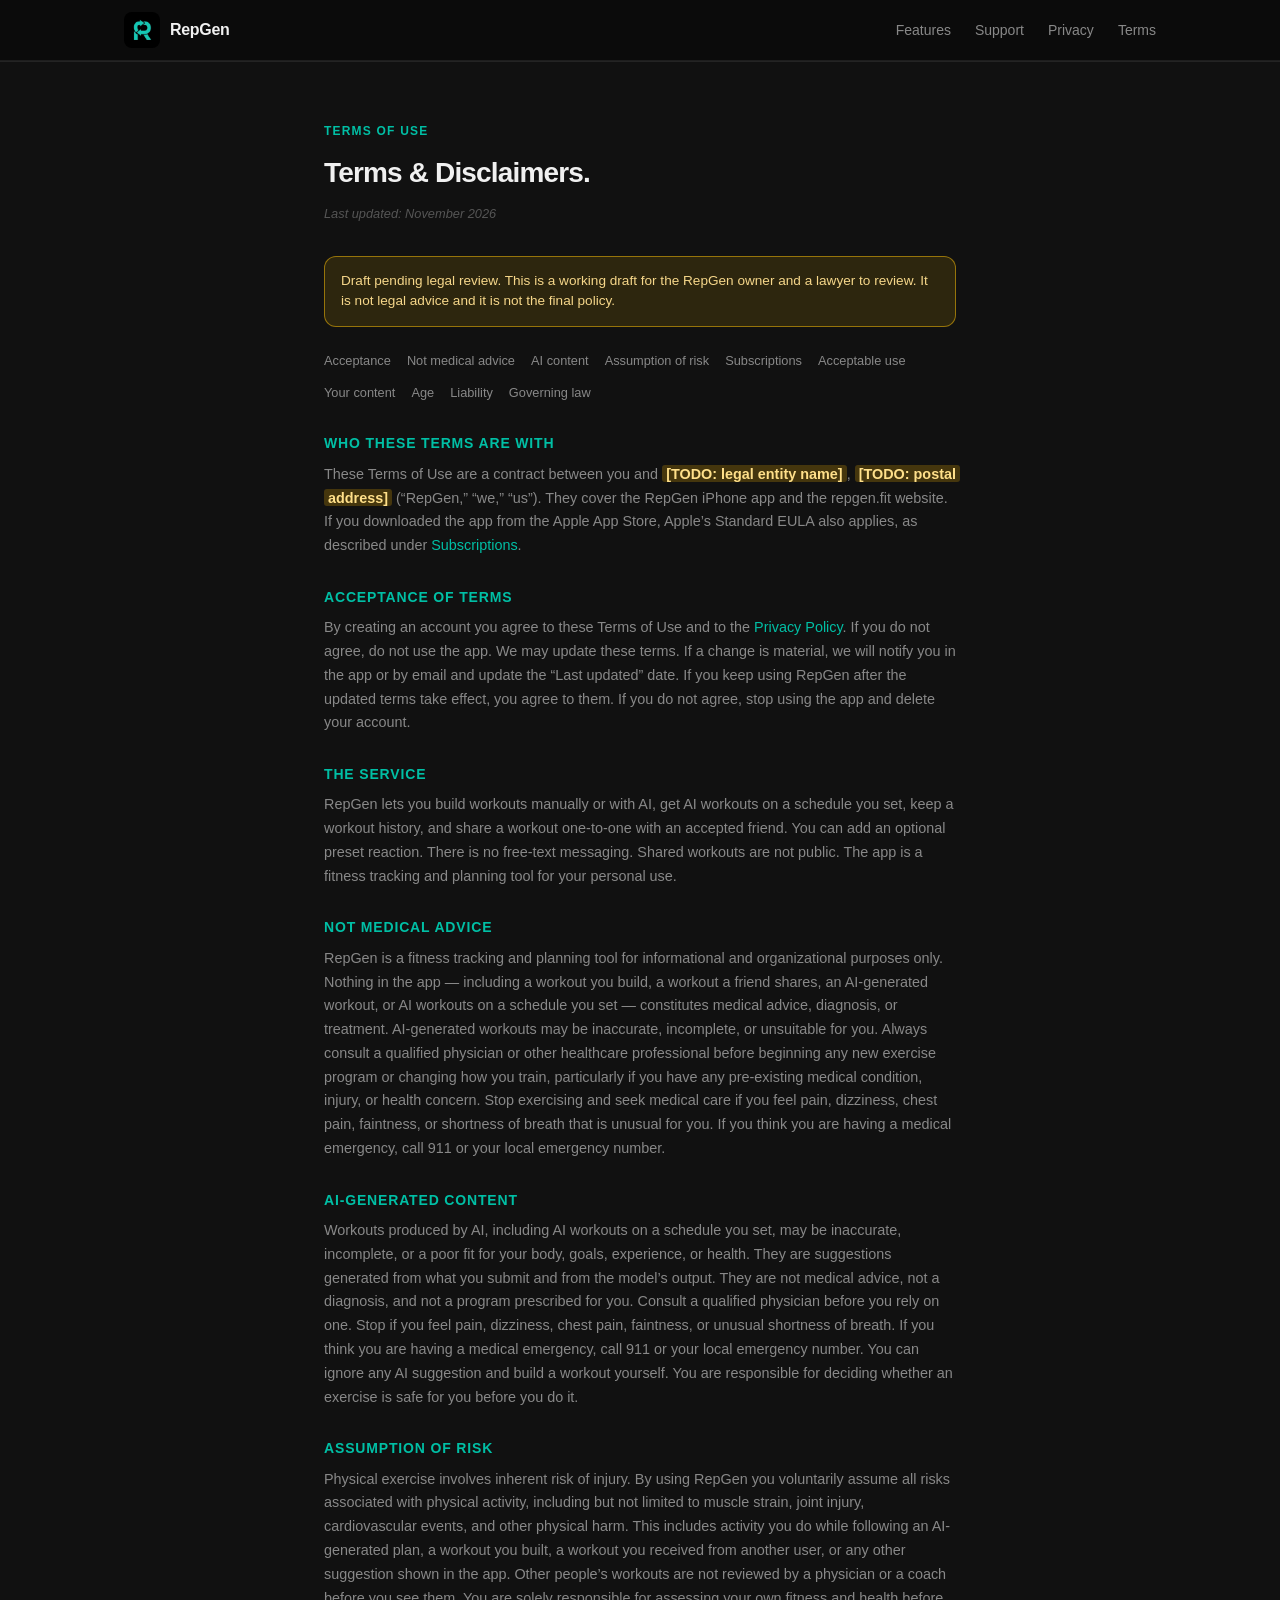
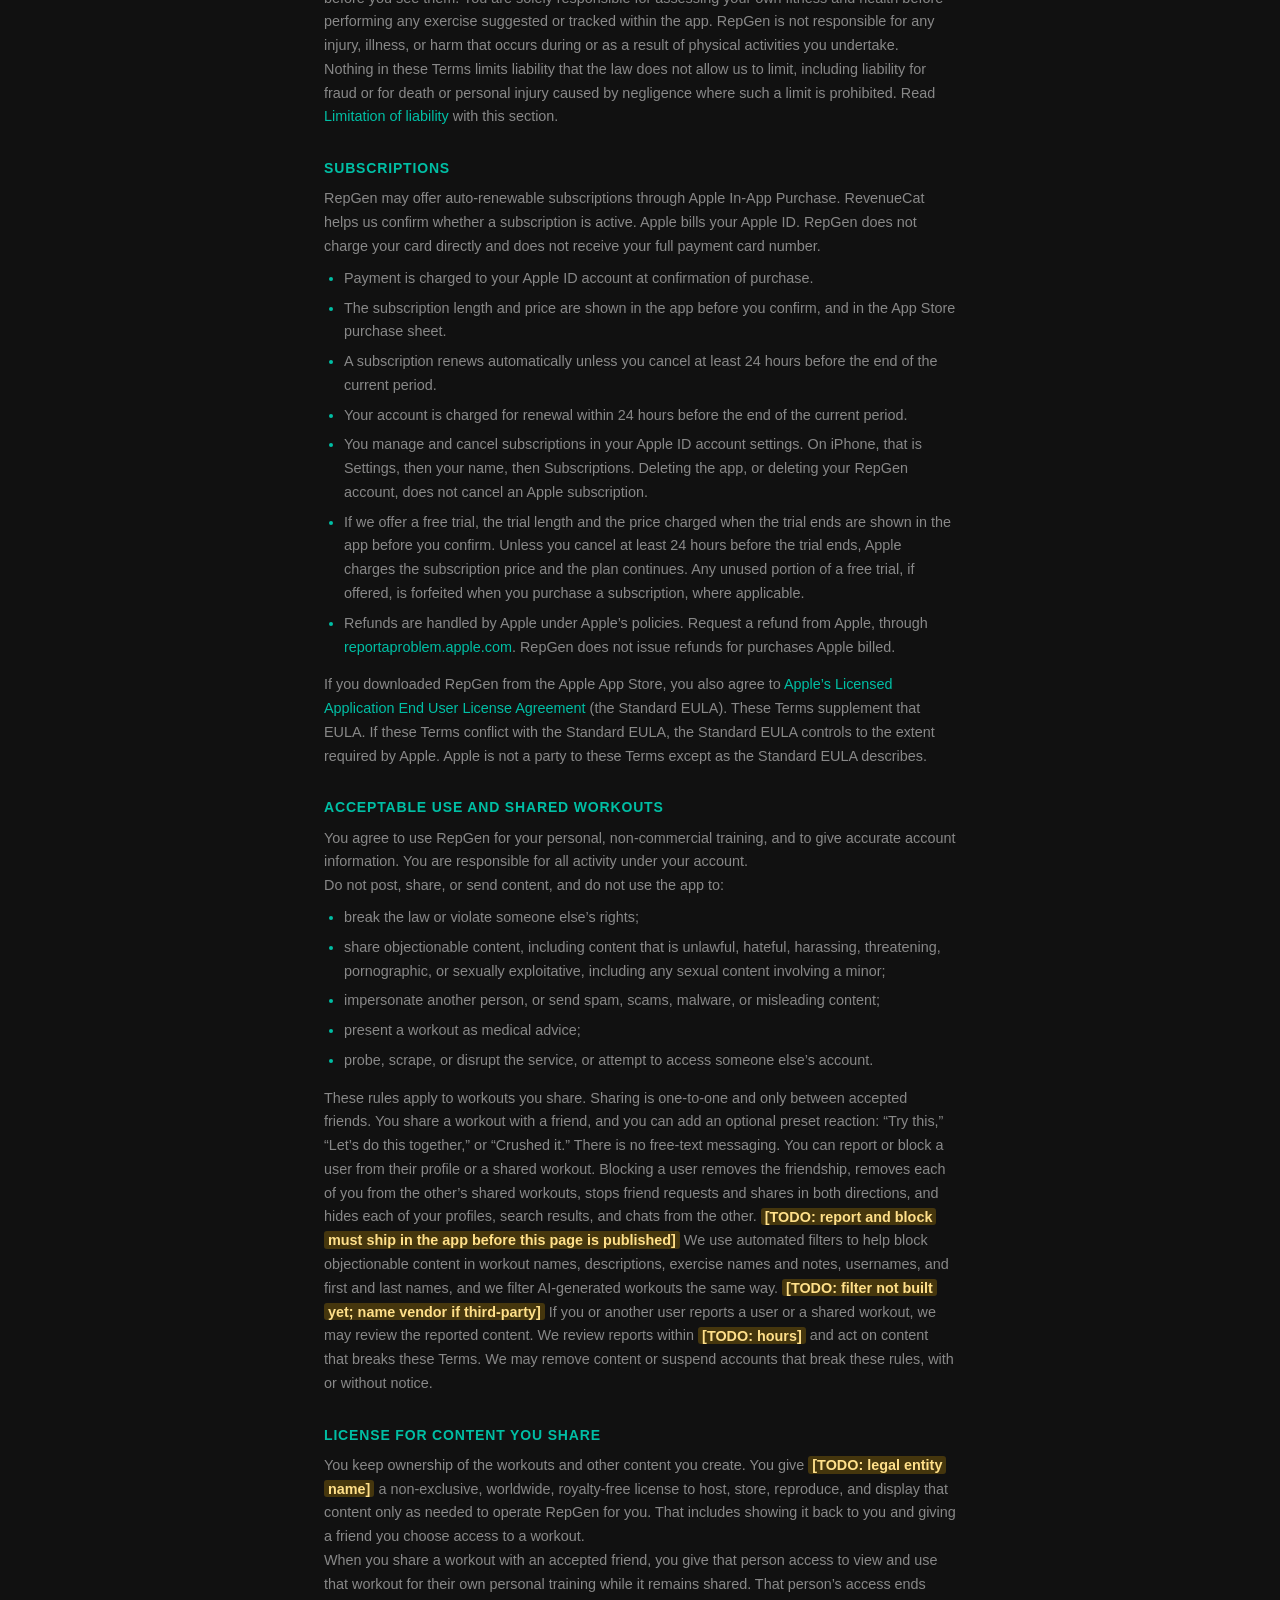
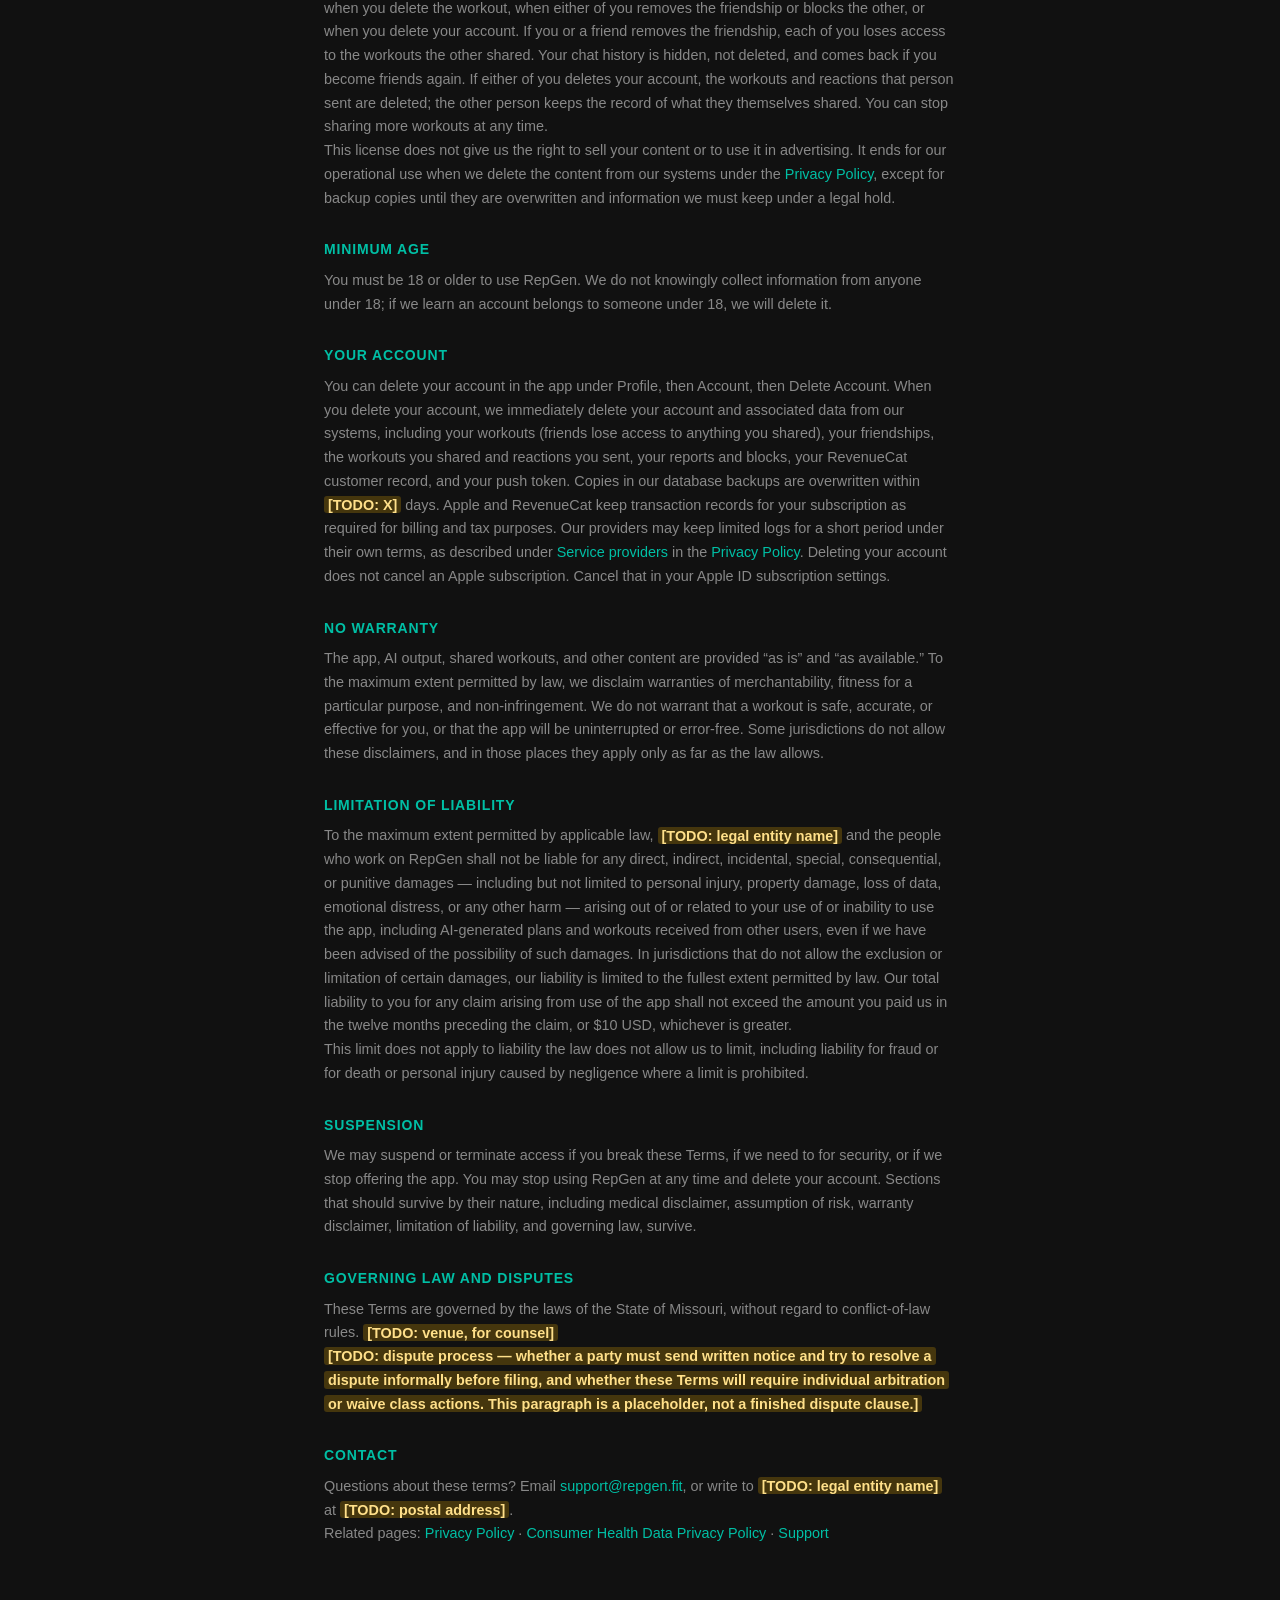
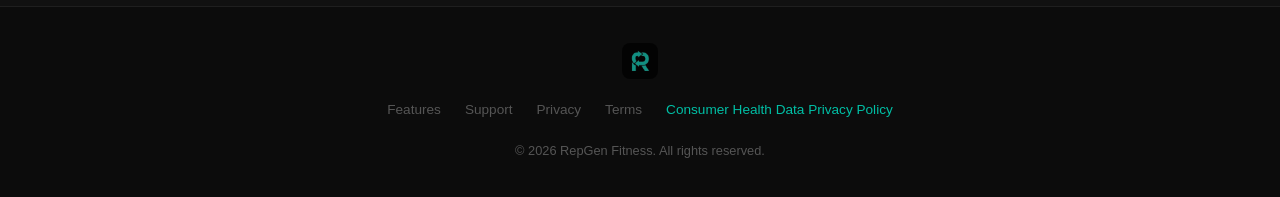
<file: terms/index.html>
<!DOCTYPE html>
<!-- DRAFT PENDING LEGAL REVIEW. Working draft for the owner and counsel. Not legal advice and not a final policy. -->
<html lang="en">
<head>
  <meta charset="UTF-8">
  <meta name="viewport" content="width=device-width, initial-scale=1.0">
  <meta name="description" content="RepGen Fitness terms of use. Draft pending legal review.">
  <title>Terms of Use — RepGen Fitness</title>
  <link rel="canonical" href="https://repgen.fit/terms/">
  <link rel="stylesheet" href="../styles.css">
</head>
<body>

  <nav class="nav" id="top">
    <div class="nav-inner">
      <a href="../" class="nav-brand">
        <img src="../assets/repgen_black.png" alt="RepGen" class="nav-logo">
        <span class="nav-name">RepGen</span>
      </a>
      <ul class="nav-links">
        <li><a href="../#features">Features</a></li>
        <li><a href="../#support">Support</a></li>
        <li><a href="../privacy/">Privacy</a></li>
        <li><a href="../terms/" aria-current="page">Terms</a></li>
      </ul>
    </div>
  </nav>

  <main>
    <section class="terms legal-doc">
      <div class="section-inner section-inner--narrow">
        <p class="section-label">Terms of Use</p>
        <h1>Terms &amp; Disclaimers.</h1>
        <p class="privacy-updated"><em>Last updated: November 2026</em></p>

        <div class="policy-block">
          <p class="draft-banner" role="note">Draft pending legal review. This is a working draft for the RepGen owner and a lawyer to review. It is not legal advice and it is not the final policy.</p>

          <ul class="policy-jump">
            <li><a href="#acceptance">Acceptance</a></li>
            <li><a href="#medical">Not medical advice</a></li>
            <li><a href="#ai">AI content</a></li>
            <li><a href="#risk">Assumption of risk</a></li>
            <li><a href="#subscriptions">Subscriptions</a></li>
            <li><a href="#use">Acceptable use</a></li>
            <li><a href="#license">Your content</a></li>
            <li><a href="#age">Age</a></li>
            <li><a href="#liability">Liability</a></li>
            <li><a href="#law">Governing law</a></li>
          </ul>

          <h2 id="parties">Who these terms are with</h2>
          <p>These Terms of Use are a contract between you and <span class="todo">[TODO: legal entity name]</span>, <span class="todo">[TODO: postal address]</span> (“RepGen,” “we,” “us”). They cover the RepGen iPhone app and the repgen.fit website. If you downloaded the app from the Apple App Store, Apple’s Standard EULA also applies, as described under <a href="#subscriptions">Subscriptions</a>.</p>

          <h2 id="acceptance">Acceptance of terms</h2>
          <p>By creating an account you agree to these Terms of Use and to the <a href="../privacy/">Privacy Policy</a>. If you do not agree, do not use the app. We may update these terms. If a change is material, we will notify you in the app or by email and update the “Last updated” date. If you keep using RepGen after the updated terms take effect, you agree to them. If you do not agree, stop using the app and delete your account.</p>

          <h2 id="service">The service</h2>
          <p>RepGen lets you build workouts manually or with AI, get AI workouts on a schedule you set, keep a workout history, and share a workout one-to-one with an accepted friend. You can add an optional preset reaction. There is no free-text messaging. Shared workouts are not public. The app is a fitness tracking and planning tool for your personal use.</p>

          <h2 id="medical">Not medical advice</h2>
          <p>RepGen is a fitness tracking and planning tool for informational and organizational purposes only. Nothing in the app — including a workout you build, a workout a friend shares, an AI-generated workout, or AI workouts on a schedule you set — constitutes medical advice, diagnosis, or treatment. AI-generated workouts may be inaccurate, incomplete, or unsuitable for you. Always consult a qualified physician or other healthcare professional before beginning any new exercise program or changing how you train, particularly if you have any pre-existing medical condition, injury, or health concern. Stop exercising and seek medical care if you feel pain, dizziness, chest pain, faintness, or shortness of breath that is unusual for you. If you think you are having a medical emergency, call 911 or your local emergency number.</p>

          <h2 id="ai">AI-generated content</h2>
          <p>Workouts produced by AI, including AI workouts on a schedule you set, may be inaccurate, incomplete, or a poor fit for your body, goals, experience, or health. They are suggestions generated from what you submit and from the model’s output. They are not medical advice, not a diagnosis, and not a program prescribed for you. Consult a qualified physician before you rely on one. Stop if you feel pain, dizziness, chest pain, faintness, or unusual shortness of breath. If you think you are having a medical emergency, call 911 or your local emergency number. You can ignore any AI suggestion and build a workout yourself. You are responsible for deciding whether an exercise is safe for you before you do it.</p>

          <h2 id="risk">Assumption of risk</h2>
          <p>Physical exercise involves inherent risk of injury. By using RepGen you voluntarily assume all risks associated with physical activity, including but not limited to muscle strain, joint injury, cardiovascular events, and other physical harm. This includes activity you do while following an AI-generated plan, a workout you built, a workout you received from another user, or any other suggestion shown in the app. Other people’s workouts are not reviewed by a physician or a coach before you see them. You are solely responsible for assessing your own fitness and health before performing any exercise suggested or tracked within the app. RepGen is not responsible for any injury, illness, or harm that occurs during or as a result of physical activities you undertake.</p>
          <p>Nothing in these Terms limits liability that the law does not allow us to limit, including liability for fraud or for death or personal injury caused by negligence where such a limit is prohibited. Read <a href="#liability">Limitation of liability</a> with this section.</p>

          <h2 id="subscriptions">Subscriptions</h2>
          <p>RepGen may offer auto-renewable subscriptions through Apple In-App Purchase. RevenueCat helps us confirm whether a subscription is active. Apple bills your Apple ID. RepGen does not charge your card directly and does not receive your full payment card number.</p>
          <ul>
            <li>Payment is charged to your Apple ID account at confirmation of purchase.</li>
            <li>The subscription length and price are shown in the app before you confirm, and in the App Store purchase sheet.</li>
            <li>A subscription renews automatically unless you cancel at least 24 hours before the end of the current period.</li>
            <li>Your account is charged for renewal within 24 hours before the end of the current period.</li>
            <li>You manage and cancel subscriptions in your Apple ID account settings. On iPhone, that is Settings, then your name, then Subscriptions. Deleting the app, or deleting your RepGen account, does not cancel an Apple subscription.</li>
            <li>If we offer a free trial, the trial length and the price charged when the trial ends are shown in the app before you confirm. Unless you cancel at least 24 hours before the trial ends, Apple charges the subscription price and the plan continues. Any unused portion of a free trial, if offered, is forfeited when you purchase a subscription, where applicable.</li>
            <li>Refunds are handled by Apple under Apple’s policies. Request a refund from Apple, through <a href="https://reportaproblem.apple.com">reportaproblem.apple.com</a>. RepGen does not issue refunds for purchases Apple billed.</li>
          </ul>
          <p>If you downloaded RepGen from the Apple App Store, you also agree to <a href="https://www.apple.com/legal/internet-services/itunes/dev/stdeula/">Apple’s Licensed Application End User License Agreement</a> (the Standard EULA). These Terms supplement that EULA. If these Terms conflict with the Standard EULA, the Standard EULA controls to the extent required by Apple. Apple is not a party to these Terms except as the Standard EULA describes.</p>

          <h2 id="use">Acceptable use and shared workouts</h2>
          <p>You agree to use RepGen for your personal, non-commercial training, and to give accurate account information. You are responsible for all activity under your account.</p>
          <p>Do not post, share, or send content, and do not use the app to:</p>
          <ul>
            <li>break the law or violate someone else’s rights;</li>
            <li>share objectionable content, including content that is unlawful, hateful, harassing, threatening, pornographic, or sexually exploitative, including any sexual content involving a minor;</li>
            <li>impersonate another person, or send spam, scams, malware, or misleading content;</li>
            <li>present a workout as medical advice;</li>
            <li>probe, scrape, or disrupt the service, or attempt to access someone else’s account.</li>
          </ul>
          <p>These rules apply to workouts you share. Sharing is one-to-one and only between accepted friends. You share a workout with a friend, and you can add an optional preset reaction: “Try this,” “Let’s do this together,” or “Crushed it.” There is no free-text messaging. You can report or block a user from their profile or a shared workout. Blocking a user removes the friendship, removes each of you from the other’s shared workouts, stops friend requests and shares in both directions, and hides each of your profiles, search results, and chats from the other. <span class="todo">[TODO: report and block must ship in the app before this page is published]</span> We use automated filters to help block objectionable content in workout names, descriptions, exercise names and notes, usernames, and first and last names, and we filter AI-generated workouts the same way. <span class="todo">[TODO: filter not built yet; name vendor if third-party]</span> If you or another user reports a user or a shared workout, we may review the reported content. We review reports within <span class="todo">[TODO: hours]</span> and act on content that breaks these Terms. We may remove content or suspend accounts that break these rules, with or without notice.</p>

          <h2 id="license">License for content you share</h2>
          <p>You keep ownership of the workouts and other content you create. You give <span class="todo">[TODO: legal entity name]</span> a non-exclusive, worldwide, royalty-free license to host, store, reproduce, and display that content only as needed to operate RepGen for you. That includes showing it back to you and giving a friend you choose access to a workout.</p>
          <p>When you share a workout with an accepted friend, you give that person access to view and use that workout for their own personal training while it remains shared. That person’s access ends when you delete the workout, when either of you removes the friendship or blocks the other, or when you delete your account. If you or a friend removes the friendship, each of you loses access to the workouts the other shared. Your chat history is hidden, not deleted, and comes back if you become friends again. If either of you deletes your account, the workouts and reactions that person sent are deleted; the other person keeps the record of what they themselves shared. You can stop sharing more workouts at any time.</p>
          <p>This license does not give us the right to sell your content or to use it in advertising. It ends for our operational use when we delete the content from our systems under the <a href="../privacy/">Privacy Policy</a>, except for backup copies until they are overwritten and information we must keep under a legal hold.</p>

          <h2 id="age">Minimum age</h2>
          <p>You must be 18 or older to use RepGen. We do not knowingly collect information from anyone under 18; if we learn an account belongs to someone under 18, we will delete it.</p>

          <h2 id="account">Your account</h2>
          <p>You can delete your account in the app under Profile, then Account, then Delete Account. When you delete your account, we immediately delete your account and associated data from our systems, including your workouts (friends lose access to anything you shared), your friendships, the workouts you shared and reactions you sent, your reports and blocks, your RevenueCat customer record, and your push token. Copies in our database backups are overwritten within <span class="todo">[TODO: X]</span> days. Apple and RevenueCat keep transaction records for your subscription as required for billing and tax purposes. Our providers may keep limited logs for a short period under their own terms, as described under <a href="../privacy/#providers">Service providers</a> in the <a href="../privacy/">Privacy Policy</a>. Deleting your account does not cancel an Apple subscription. Cancel that in your Apple ID subscription settings.</p>

          <h2 id="warranty">No warranty</h2>
          <p>The app, AI output, shared workouts, and other content are provided “as is” and “as available.” To the maximum extent permitted by law, we disclaim warranties of merchantability, fitness for a particular purpose, and non-infringement. We do not warrant that a workout is safe, accurate, or effective for you, or that the app will be uninterrupted or error-free. Some jurisdictions do not allow these disclaimers, and in those places they apply only as far as the law allows.</p>

          <h2 id="liability">Limitation of liability</h2>
          <p>To the maximum extent permitted by applicable law, <span class="todo">[TODO: legal entity name]</span> and the people who work on RepGen shall not be liable for any direct, indirect, incidental, special, consequential, or punitive damages — including but not limited to personal injury, property damage, loss of data, emotional distress, or any other harm — arising out of or related to your use of or inability to use the app, including AI-generated plans and workouts received from other users, even if we have been advised of the possibility of such damages. In jurisdictions that do not allow the exclusion or limitation of certain damages, our liability is limited to the fullest extent permitted by law. Our total liability to you for any claim arising from use of the app shall not exceed the amount you paid us in the twelve months preceding the claim, or $10 USD, whichever is greater.</p>
          <p>This limit does not apply to liability the law does not allow us to limit, including liability for fraud or for death or personal injury caused by negligence where a limit is prohibited.</p>

          <h2 id="ending">Suspension</h2>
          <p>We may suspend or terminate access if you break these Terms, if we need to for security, or if we stop offering the app. You may stop using RepGen at any time and delete your account. Sections that should survive by their nature, including medical disclaimer, assumption of risk, warranty disclaimer, limitation of liability, and governing law, survive.</p>

          <h2 id="law">Governing law and disputes</h2>
          <p>These Terms are governed by the laws of the State of Missouri, without regard to conflict-of-law rules. <span class="todo">[TODO: venue, for counsel]</span></p>
          <p><span class="todo">[TODO: dispute process — whether a party must send written notice and try to resolve a dispute informally before filing, and whether these Terms will require individual arbitration or waive class actions. This paragraph is a placeholder, not a finished dispute clause.]</span></p>

          <h2 id="contact">Contact</h2>
          <p>Questions about these terms? Email <a href="mailto:support@repgen.fit">support@repgen.fit</a>, or write to <span class="todo">[TODO: legal entity name]</span> at <span class="todo">[TODO: postal address]</span>.</p>
          <p>Related pages: <a href="../privacy/">Privacy Policy</a> · <a href="../health-data/">Consumer Health Data Privacy Policy</a> · <a href="../#support">Support</a></p>
        </div>
      </div>
    </section>
  </main>

  <footer class="footer">
    <div class="footer-inner">
      <img src="../assets/repgen_black.png" alt="RepGen" class="footer-logo">
      <nav class="footer-nav" aria-label="Footer">
        <a href="../#features">Features</a>
        <a href="../#support">Support</a>
        <a href="../privacy/">Privacy</a>
        <a href="../terms/" aria-current="page">Terms</a>
        <a class="footer-health" href="../health-data/">Consumer Health Data Privacy Policy</a>
      </nav>
      <p class="footer-copy">&copy; 2026 RepGen Fitness. All rights reserved.</p>
    </div>
  </footer>

</body>
</html>
</file>
<file: styles.css>
/* =============================================
   RepGen Fitness — dark, sleek, minimal
   ============================================= */

:root {
  --teal:        #00bfa5;
  --teal-glow:   rgba(0, 191, 165, 0.18);
  --teal-dark:   #009e89;
  --bg:          #0c0c0c;
  --bg-2:        #111111;
  --bg-3:        #161616;
  --surface:     #1a1a1a;
  --border:      rgba(255, 255, 255, 0.08);
  --text:        #f0f0f0;
  --text-muted:  #888;
  --text-dim:    #555;
  --radius-sm:   6px;
  --radius:      12px;
  --radius-lg:   20px;
  --radius-pill: 100px;
  --font: -apple-system, BlinkMacSystemFont, "Segoe UI", Roboto, sans-serif;
  --transition: 0.2s ease;
}

*, *::before, *::after { box-sizing: border-box; margin: 0; padding: 0; }

html { scroll-behavior: smooth; }

body {
  background: var(--bg);
  color: var(--text);
  font-family: var(--font);
  font-size: 16px;
  line-height: 1.6;
  -webkit-font-smoothing: antialiased;
}

img { display: block; max-width: 100%; }
a   { color: var(--teal); text-decoration: none; }
a:hover { text-decoration: underline; }

/* =============================================
   LAYOUT HELPERS
   ============================================= */

.section-inner {
  max-width: 1080px;
  margin: 0 auto;
  padding: 0 24px;
}

.section-inner--narrow {
  max-width: 680px;
}

.section-label {
  font-size: 0.75rem;
  font-weight: 600;
  letter-spacing: 0.1em;
  text-transform: uppercase;
  color: var(--teal);
  margin-bottom: 0.6rem;
}

/* =============================================
   NAV
   ============================================= */

.nav {
  position: sticky;
  top: 0;
  z-index: 100;
  background: rgba(12, 12, 12, 0.85);
  backdrop-filter: blur(12px);
  -webkit-backdrop-filter: blur(12px);
  border-bottom: 1px solid var(--border);
}

.nav-inner {
  max-width: 1080px;
  margin: 0 auto;
  padding: 0 24px;
  height: 60px;
  display: flex;
  align-items: center;
  justify-content: space-between;
  gap: 16px;
}

.nav-brand {
  display: flex;
  align-items: center;
  gap: 10px;
  text-decoration: none;
}

.nav-logo {
  width: 36px;
  height: 36px;
  object-fit: contain;
  border-radius: 8px;
}

.nav-name {
  font-size: 1rem;
  font-weight: 700;
  color: var(--text);
  letter-spacing: -0.02em;
}

.nav-links {
  list-style: none;
  display: flex;
  gap: 24px;
}

.nav-links a {
  font-size: 0.875rem;
  color: var(--text-muted);
  transition: color var(--transition);
}

.nav-links a:hover {
  color: var(--text);
  text-decoration: none;
}

/* =============================================
   HERO
   ============================================= */

.hero {
  background: var(--bg);
  padding: 80px 24px 96px;
  text-align: center;
  position: relative;
  overflow: hidden;
}

/* subtle radial glow behind the hero */
.hero::before {
  content: "";
  position: absolute;
  inset: 0;
  background: radial-gradient(ellipse 60% 50% at 50% 30%, rgba(0, 191, 165, 0.08) 0%, transparent 70%);
  pointer-events: none;
}

.hero-inner {
  position: relative;
  max-width: 760px;
  margin: 0 auto;
  display: flex;
  flex-direction: column;
  align-items: center;
  gap: 20px;
}

.hero-wordmark {
  width: 100%;
  max-width: 480px;
  border-radius: var(--radius);
  object-fit: contain;
}

.hero-tagline {
  font-size: 1.5rem;
  font-weight: 700;
  color: var(--text);
  letter-spacing: -0.03em;
  line-height: 1.25;
}

.hero-sub {
  font-size: 1rem;
  color: var(--text-muted);
  max-width: 480px;
}

.btn-primary {
  display: inline-flex;
  align-items: center;
  gap: 8px;
  margin-top: 8px;
  padding: 0 24px;
  height: 48px;
  background: var(--teal);
  color: #000;
  font-size: 0.9rem;
  font-weight: 700;
  border-radius: var(--radius-pill);
  text-decoration: none;
  transition: background var(--transition), transform var(--transition);
}

.btn-primary:hover {
  background: var(--teal-dark);
  transform: translateY(-1px);
  text-decoration: none;
}

/* =============================================
   SCREENSHOTS
   ============================================= */

.screenshots {
  background: var(--bg-2);
  border-top: 1px solid var(--border);
  border-bottom: 1px solid var(--border);
  padding: 80px 0;
}

.screenshots h2 {
  font-size: 1.75rem;
  font-weight: 700;
  letter-spacing: -0.03em;
  margin-bottom: 48px;
}

.phone-row {
  display: flex;
  justify-content: center;
  align-items: flex-end;
  gap: 20px;
  flex-wrap: wrap;
}

/* Phone frame — CSS-only iPhone silhouette */
.phone-frame {
  width: 180px;
  background: var(--surface);
  border: 1.5px solid var(--border);
  border-radius: 36px;
  padding: 14px 10px;
  display: flex;
  flex-direction: column;
  align-items: center;
  gap: 10px;
  transform: scale(0.92) translateY(14px);
  opacity: 0.7;
  transition: transform var(--transition), opacity var(--transition);
}

.phone-frame--center {
  transform: scale(1) translateY(0);
  opacity: 1;
}

.phone-frame:hover {
  transform: scale(1.02) translateY(-4px);
  opacity: 1;
}

.phone-frame--center:hover {
  transform: scale(1.04) translateY(-4px);
}

.phone-island {
  width: 56px;
  height: 10px;
  background: var(--bg);
  border-radius: var(--radius-pill);
  flex-shrink: 0;
}

.phone-screen {
  width: 100%;
  aspect-ratio: 9 / 19;
  background: var(--bg-3);
  border-radius: 24px;
  display: flex;
  flex-direction: column;
  align-items: center;
  justify-content: center;
  gap: 6px;
  padding: 16px 8px;
  border: 1px dashed var(--border);
}

.screenshot-placeholder {
  font-size: 0.7rem;
  font-weight: 600;
  color: var(--text-muted);
  text-align: center;
}

.screenshot-hint {
  font-size: 0.6rem;
  color: var(--text-dim);
  text-align: center;
}

/* =============================================
   FEATURES
   ============================================= */

.features {
  background: var(--bg);
  padding: 80px 0;
}

.features h2 {
  font-size: 1.75rem;
  font-weight: 700;
  letter-spacing: -0.03em;
  margin-bottom: 40px;
}

.feature-grid {
  display: grid;
  grid-template-columns: repeat(2, 1fr);
  gap: 16px;
}

.feature-card {
  background: var(--surface);
  border: 1px solid var(--border);
  border-radius: var(--radius-lg);
  padding: 28px 24px;
  transition: border-color var(--transition);
}

.feature-card:hover {
  border-color: rgba(0, 191, 165, 0.3);
}

.feature-icon {
  display: block;
  font-size: 1.4rem;
  margin-bottom: 12px;
}

.feature-card h3 {
  font-size: 1rem;
  font-weight: 700;
  margin-bottom: 8px;
  color: var(--text);
}

.feature-card p {
  font-size: 0.875rem;
  color: var(--text-muted);
  line-height: 1.5;
}

/* =============================================
   SUPPORT
   ============================================= */

.support {
  background: var(--bg-2);
  border-top: 1px solid var(--border);
  padding: 80px 0;
  text-align: center;
}

.support h2 {
  font-size: 1.75rem;
  font-weight: 700;
  letter-spacing: -0.03em;
  margin-bottom: 16px;
}

.support-body {
  color: var(--text-muted);
  max-width: 440px;
  margin: 0 auto 32px;
}

.btn-email {
  display: inline-flex;
  align-items: center;
  gap: 10px;
  padding: 0 28px;
  height: 52px;
  background: var(--teal-glow);
  border: 1.5px solid var(--teal);
  color: var(--teal);
  font-size: 0.95rem;
  font-weight: 600;
  border-radius: var(--radius-pill);
  text-decoration: none;
  transition: background var(--transition), transform var(--transition);
}

.btn-email:hover {
  background: rgba(0, 191, 165, 0.28);
  transform: translateY(-1px);
  text-decoration: none;
}

.btn-email-icon {
  font-size: 1rem;
}

/* =============================================
   PRIVACY + TERMS
   ============================================= */

.privacy {
  background: var(--bg);
  border-top: 1px solid var(--border);
  padding: 80px 0;
}

.terms {
  background: var(--bg-2);
  border-top: 1px solid var(--border);
  padding: 60px 0;
}

.privacy h2,
.terms h2 {
  font-size: 1.75rem;
  font-weight: 700;
  letter-spacing: -0.03em;
  margin-bottom: 8px;
}

.privacy-updated {
  font-size: 0.8rem;
  color: var(--text-dim);
  margin-bottom: 32px;
}

.policy-block h3 {
  font-size: 0.875rem;
  font-weight: 700;
  color: var(--teal);
  text-transform: uppercase;
  letter-spacing: 0.06em;
  margin: 28px 0 8px;
}

.policy-block h3:first-child {
  margin-top: 0;
}

.policy-block p {
  font-size: 0.9rem;
  color: var(--text-muted);
  line-height: 1.65;
}

.policy-block a {
  color: var(--teal);
}

.policy-block {
  overflow-wrap: break-word;
}

.policy-block ul,
.policy-block ol {
  margin: 8px 0 14px 1.25rem;
  color: var(--text-muted);
  font-size: 0.9rem;
}

.policy-block li {
  margin: 6px 0;
  line-height: 1.65;
}

.policy-block li::marker {
  color: var(--teal);
}

.legal-doc h1 {
  font-size: 1.75rem;
  font-weight: 700;
  letter-spacing: -0.03em;
  margin-bottom: 8px;
}

.legal-doc .policy-block h2 {
  font-size: 0.875rem;
  font-weight: 700;
  color: var(--teal);
  text-transform: uppercase;
  letter-spacing: 0.06em;
  margin: 28px 0 8px;
  scroll-margin-top: 76px;
}

#privacy,
#terms {
  scroll-margin-top: 76px;
}

.legal-doc .policy-block h2:first-child {
  margin-top: 0;
}

.policy-block ul.policy-jump {
  display: flex;
  flex-wrap: wrap;
  gap: 8px 16px;
  margin: 0 0 28px;
  padding: 0;
  list-style: none;
}

.policy-block ul.policy-jump li {
  margin: 0;
}

.policy-jump a {
  font-size: 0.8rem;
  color: var(--text-muted);
}

.policy-jump a:hover {
  color: var(--text);
  text-decoration: none;
}

.policy-block strong {
  color: var(--text);
  font-weight: 600;
}

p.draft-banner {
  background: rgba(255, 193, 7, 0.12);
  border: 1px solid rgba(255, 193, 7, 0.5);
  color: #f6d78a;
  border-radius: var(--radius);
  padding: 14px 16px;
  font-size: 0.85rem;
  line-height: 1.5;
  margin-bottom: 22px;
}

.todo {
  background: rgba(255, 186, 0, 0.22);
  color: #ffe08a;
  border-radius: 3px;
  padding: 0.05em 0.28em;
  font-weight: 600;
  box-decoration-break: clone;
  -webkit-box-decoration-break: clone;
}

.policy-lead {
  margin-bottom: 8px;
}

/* =============================================
   FOOTER
   ============================================= */

.footer {
  background: var(--bg);
  border-top: 1px solid var(--border);
  padding: 36px 24px;
}

.footer-inner {
  max-width: 1080px;
  margin: 0 auto;
  display: flex;
  flex-direction: column;
  align-items: center;
  gap: 20px;
  text-align: center;
}

.footer-logo {
  width: 36px;
  height: 36px;
  object-fit: contain;
  border-radius: 8px;
  opacity: 0.7;
}

.footer-nav {
  display: flex;
  gap: 24px;
  flex-wrap: wrap;
  justify-content: center;
}

.footer-nav a {
  font-size: 0.85rem;
  color: var(--text-dim);
  transition: color var(--transition);
}

.footer-nav a:hover {
  color: var(--text-muted);
  text-decoration: none;
}

.footer-nav a.footer-health {
  color: var(--teal);
}

.footer-nav a.footer-health:hover {
  color: var(--text);
}

.footer-copy {
  font-size: 0.8rem;
  color: var(--text-dim);
}

/* =============================================
   RESPONSIVE
   ============================================= */

@media (max-width: 600px) {
  .nav-links { display: none; }

  .hero { padding: 60px 20px 72px; }

  .hero-tagline { font-size: 1.25rem; }
  .hero-wordmark { max-width: 300px; }

  .screenshots h2,
  .features h2,
  .support h2,
  .privacy h2,
  .terms h2,
  .legal-doc h1 { font-size: 1.4rem; }

  .feature-grid { grid-template-columns: 1fr; }

  .phone-row { gap: 12px; }

  .phone-frame {
    width: 140px;
  }

  .screenshots,
  .features,
  .support,
  .privacy,
  .terms { padding: 60px 0; }
}

@media (min-width: 601px) and (max-width: 900px) {
  .feature-grid { grid-template-columns: repeat(2, 1fr); }
}
</file>
